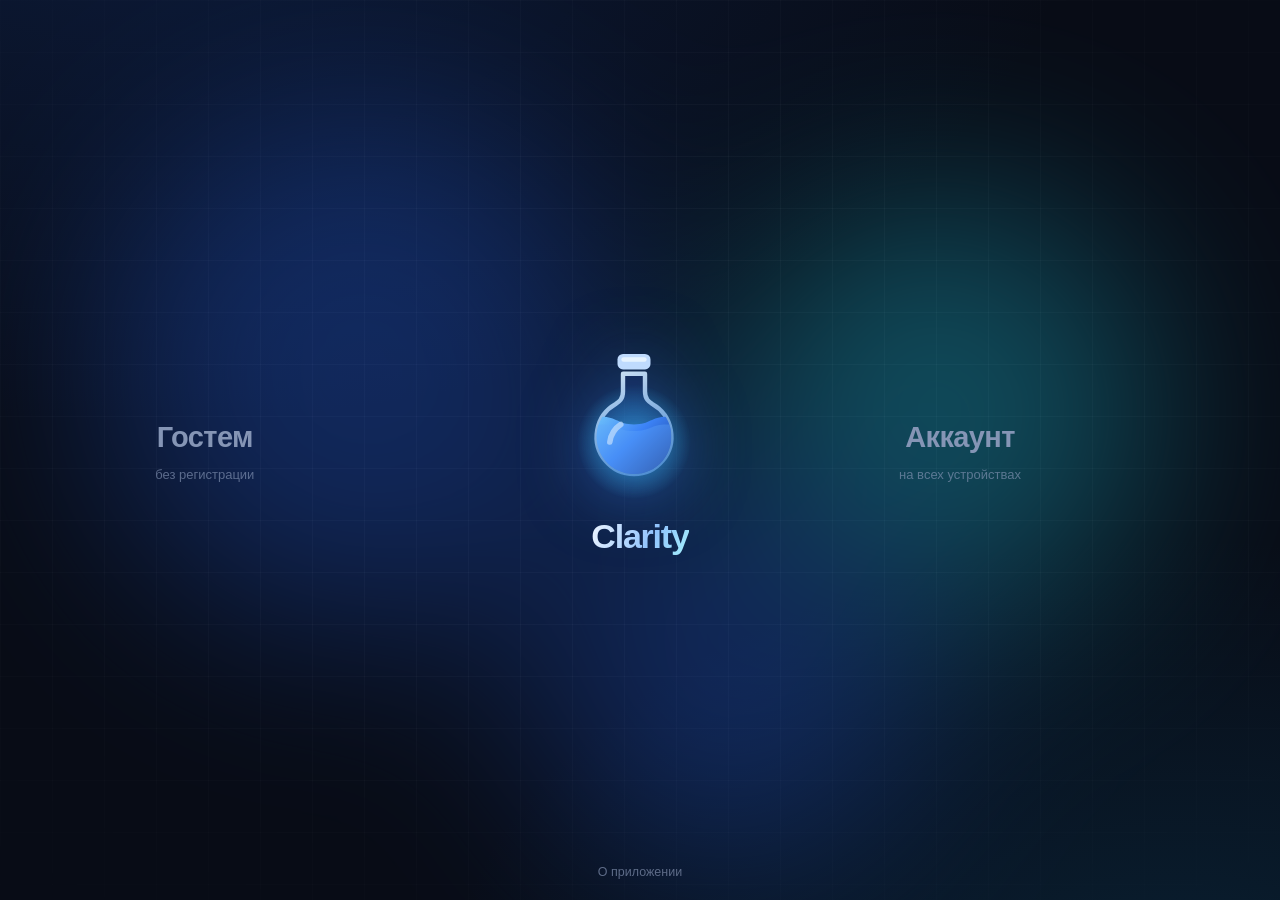
<file: index.html>
<!DOCTYPE html>
<html lang="ru">
<head>
<meta charset="utf-8">
<meta name="viewport" content="width=device-width,initial-scale=1">
<meta http-equiv="Cache-Control" content="no-cache, must-revalidate">
<title>Clarity — конспекты</title>
<link rel="icon" href="favicon.svg" type="image/svg+xml">
<link rel="apple-touch-icon" href="favicon.svg">
<meta name="theme-color" content="#080c16">
<meta name="description" content="Clarity — бесплатное приложение для учебных конспектов: папки по предметам, рисование от руки, карточки с интервальным повторением, тесты по конспектам и экспорт в PDF и Word.">
<link rel="canonical" href="https://clarityapp.ru/">
<meta property="og:type" content="website">
<meta property="og:site_name" content="Clarity">
<meta property="og:title" content="Clarity — конспекты, карточки и тесты">
<meta property="og:description" content="Конспекты по предметам, карточки с интервальным повторением, тесты и экспорт в PDF и Word.">
<meta property="og:url" content="https://clarityapp.ru/">
<meta property="og:image" content="https://clarityapp.ru/logo.svg">
<meta property="og:locale" content="ru_RU">
<link rel="stylesheet" href="style.css?v=35">
</head>
<body>

<!-- ЗАГРУЗКА -->
<div id="boot" class="boot">
  <svg class="boot-flask" viewBox="0 0 120 148" width="84" height="104">
    <defs>
      <linearGradient id="b-liq" x1="26" y1="58" x2="94" y2="126" gradientUnits="userSpaceOnUse">
        <stop stop-color="#7dd3fc"/><stop offset=".5" stop-color="#3b82f6"/><stop offset="1" stop-color="#1e3a8a"/>
      </linearGradient>
      <clipPath id="b-in">
        <path d="M50 34v16c0 7-3.4 9.4-6.8 11.6a34 34 0 1 0 33.6 0C73.4 59.4 70 57 70 50V34Z"/>
      </clipPath>
    </defs>
    <rect x="45" y="16" width="30" height="14" rx="5" fill="#bfdbfe"/>
    <path d="M50 34v16c0 7-3.4 9.4-6.8 11.6a34 34 0 1 0 33.6 0C73.4 59.4 70 57 70 50V34Z"
          fill="#1e3a8a" fill-opacity=".2" stroke="#93c5fd" stroke-width="4" stroke-linejoin="round"/>
    <g clip-path="url(#b-in)"><rect class="b-fill" x="20" y="140" width="80" height="120" fill="url(#b-liq)"/></g>
  </svg>
  <div class="boot-name">CLARITY</div>
</div>

<!-- ЭКРАН ВХОДА -->
<div id="auth" class="auth">
  <div class="blobs"><i></i><i></i><i></i></div>

  <!-- выбор: гостем или с аккаунтом -->
  <div id="gate" class="gate">
    <button class="half" data-go="guest">
      <span class="half-in"><b>Гостем</b><i>без регистрации</i></span>
    </button>
    <button class="half" data-go="account">
      <span class="half-in"><b>Аккаунт</b><i>на всех устройствах</i></span>
    </button>

    <div class="gate-mid">
      <svg class="flask" viewBox="0 0 120 148" width="132" height="163" aria-hidden="true">
        <defs>
          <linearGradient id="fl-liq" x1="26" y1="58" x2="94" y2="126" gradientUnits="userSpaceOnUse">
            <stop stop-color="#7dd3fc"/><stop offset=".5" stop-color="#3b82f6"/><stop offset="1" stop-color="#1e3a8a"/>
          </linearGradient>
          <linearGradient id="fl-gls" x1="40" y1="20" x2="86" y2="140" gradientUnits="userSpaceOnUse">
            <stop stop-color="#e0f2fe"/><stop offset="1" stop-color="#60a5fa" stop-opacity=".5"/>
          </linearGradient>
          <radialGradient id="fl-halo">
            <stop stop-color="#38bdf8" stop-opacity=".75"/><stop offset="1" stop-color="#38bdf8" stop-opacity="0"/>
          </radialGradient>
          <clipPath id="fl-in">
            <path d="M50 34v16c0 7-3.4 9.4-6.8 11.6a34 34 0 1 0 33.6 0C73.4 59.4 70 57 70 50V34Z"/>
          </clipPath>
        </defs>

        <circle class="halo" cx="60" cy="96" r="52" fill="url(#fl-halo)"/>

        <rect x="45" y="16" width="30" height="14" rx="5" fill="#bfdbfe"/>
        <rect x="48.5" y="19" width="23" height="4" rx="2" fill="#f0f9ff" opacity=".8"/>

        <path d="M50 34v16c0 7-3.4 9.4-6.8 11.6a34 34 0 1 0 33.6 0C73.4 59.4 70 57 70 50V34Z"
              fill="#1e3a8a" fill-opacity=".22" stroke="url(#fl-gls)" stroke-width="4" stroke-linejoin="round"/>

        <g clip-path="url(#fl-in)">
          <g class="wave">
            <path d="M-60 80c15 0 15-7 30-7s15 7 30 7 15-7 30-7 15 7 30 7 15-7 30-7 15 7 30 7v80H-60Z" fill="url(#fl-liq)"/>
          </g>
          <g class="wave wave2">
            <path d="M-60 86c15 0 15-6 30-6s15 6 30 6 15-6 30-6 15 6 30 6 15-6 30-6 15 6 30 6v80H-60Z" fill="#60a5fa" opacity=".35"/>
          </g>
          <circle class="bub b1" cx="48" cy="120" r="4"/>
          <circle class="bub b2" cx="66" cy="120" r="2.6"/>
          <circle class="bub b3" cx="58" cy="120" r="3.2"/>
          <circle class="bub b4" cx="74" cy="120" r="2"/>
        </g>

        <path d="M38 96a23 23 0 0 1 10-16" stroke="#f0f9ff" stroke-width="5" stroke-linecap="round" opacity=".5"/>

        <g class="sparks" fill="#bae6fd">
          <path class="sp s1" d="M99 44l2.2 5.8L107 52l-5.8 2.2L99 60l-2.2-5.8L91 52l5.8-2.2Z"/>
          <path class="sp s2" d="M20 62l1.6 4.4L26 68l-4.4 1.6L20 74l-1.6-4.4L14 68l4.4-1.6Z"/>
          <path class="sp s3" d="M92 116l1.3 3.5 3.5 1.3-3.5 1.3-1.3 3.5-1.3-3.5-3.5-1.3 3.5-1.3Z"/>
        </g>
      </svg>
      <h1>Clarity</h1>
    </div>
  </div>

  <!-- форма -->
  <div id="form" class="auth-card hidden">
    <button id="back" class="back">←</button>
    <div class="tabs">
      <button class="tab on" data-tab="login">Вход</button>
      <button class="tab" data-tab="reg">Регистрация</button>
      <span class="tab-ink"></span>
    </div>

    <div id="g-wrap" class="g-wrap hidden">
      <div id="g-btn"></div>
      <div class="or"><span>или почтой</span></div>
    </div>

    <label class="fld"><span>Почта</span>
      <input id="auth-login" type="email" autocomplete="email"></label>
    <label class="fld"><span>Пароль</span>
      <input id="auth-pass" type="password" autocomplete="current-password"></label>
    <button id="btn-login" class="primary wide">Войти</button>
    <button id="btn-register" class="primary wide hidden">Создать аккаунт</button>
    <div id="auth-err" class="err"></div>
    <p class="tiny">Продолжая, вы принимаете
      <a href="terms.html" target="_blank">пользовательское соглашение</a></p>
  </div>
  <a class="about-link" href="about.html">О приложении</a>
</div>

<!-- ПРИЛОЖЕНИЕ -->
<div id="app" class="app hidden">
  <aside class="sidebar">
    <div class="side-head">
      <span class="brand"><img src="logo.svg" alt="" width="18" height="18"><b>Clarity</b></span>
      <span id="who" class="who"></span>
      <button id="btn-logout" class="icon" title="Выйти">⏻</button>
    </div>
    <div class="views">
      <button id="v-notes" class="on">📓 Конспекты</button>
      <button id="v-study">🎓 Учить<span id="due-badge" class="badge hidden"></span></button>
      <button id="v-me">👤</button>
    </div>
    <input id="search" class="search" placeholder="Поиск…">
    <div id="tree" class="tree"></div>
    <button id="btn-import" class="add-folder">⬆ Импорт конспекта</button>
    <button id="btn-folder" class="add-folder">+ Предмет</button>
    <button id="btn-settings" class="add-folder ghost">⚙ Модель ИИ</button>
  </aside>

  <main class="main">
    <div id="empty" class="empty">
      <div class="empty-art">✎</div>
      <p>Выбери конспект слева или создай новый</p>
    </div>

    <!-- ПЕРВЫЙ ЗАПУСК -->
    <div id="welcome" class="welcome hidden">
      <div class="demo">
        <div class="demo-page">
          <div class="demo-title">Фотосинтез<span class="caret"></span></div>
          <div class="demo-line l1"></div>
          <div class="demo-line l2"></div>
          <div class="demo-word">хлоропласт</div>
          <div class="demo-line l3"></div>
        </div>
        <div class="demo-card">
          <span class="dc-term">хлоропласт</span>
          <span class="dc-def">органоид, где идёт фотосинтез</span>
        </div>
        <div class="demo-quiz">
          <span class="dq-q">Где идёт фотосинтез?</span>
          <span class="dq-a">в хлоропластах ✓</span>
        </div>
      </div>

      <h2>С чего начнём?</h2>
      <p class="wel-sub">Выбери предметы — для каждого появится своя папка</p>

      <div class="subjects">
        <button data-s="📐 Математика"></button>
        <button data-s="⚛️ Физика"></button>
        <button data-s="🧪 Химия"></button>
        <button data-s="🧬 Биология"></button>
        <button data-s="🏛 История"></button>
        <button data-s="⚖️ Обществознание"></button>
        <button data-s="✍️ Русский язык"></button>
        <button data-s="🇬🇧 Английский"></button>
        <button data-s="💻 Информатика"></button>
        <button data-s="📖 Литература"></button>
        <button data-s="🌍 География"></button>
        <button data-s="🎨 МХК"></button>
      </div>

      <div class="wel-acts">
        <button id="wel-skip">Пропустить</button>
        <button id="wel-go" class="primary" disabled>Создать</button>
      </div>
    </div>

    <div id="editor" class="editor hidden">
      <div class="toolbar">
        <input id="title" class="title" placeholder="Без названия">
        <div class="tools">
          <button data-cmd="bold" title="Жирный"><b>B</b></button>
          <button data-cmd="italic" title="Курсив"><i>I</i></button>
          <button data-cmd="underline" title="Подчёркнутый"><u>U</u></button>
          <button data-cmd="strikeThrough" title="Зачёркнутый"><s>S</s></button>
          <span class="sep"></span>
          <button data-block="h1">H1</button>
          <button data-block="h2">H2</button>
          <button data-cmd="insertUnorderedList" title="Маркированный список">•</button>
          <button data-cmd="insertOrderedList" title="Нумерованный список">1.</button>
          <button data-block="blockquote">❝</button>
          <button data-block="pre">&lt;/&gt;</button>
          <span class="sep"></span>
          <button id="btn-hl" title="Выделить">🖍</button>
          <button id="btn-table" title="Таблица">▦</button>
          <button id="btn-draw" title="Рисунок">✏️</button>
          <button id="btn-line" title="Разделитель">—</button>
          <button id="btn-file" title="Файл">📎</button>
          <button id="btn-exp" title="Экспорт в PDF или Word">⤓</button>
          <button id="btn-share" title="Поделиться ссылкой">🔗</button>
          <span class="sep"></span>
          <button id="btn-ai" class="ai-btn">✨ ИИ</button>
          <button id="btn-del" class="danger" title="Удалить">🗑</button>
        </div>
      </div>
      <div id="body" class="body" contenteditable="true" spellcheck="false"></div>
      <div id="files" class="files"></div>
      <div id="meta" class="meta"></div>
      <div id="saved" class="saved">сохранено</div>
    </div>

    <!-- ЭКРАН ПРЕДМЕТА -->
    <div id="subject" class="subject hidden"></div>

    <!-- ЛИЧНЫЙ КАБИНЕТ -->
    <div id="profile" class="study hidden"></div>

    <!-- УЧЁБА -->
    <div id="study" class="study hidden">
      <div class="st-tabs">
        <button class="st-tab on" data-st="cards">🎴 Карточки</button>
        <button class="st-tab" data-st="tests">📝 Тесты</button>
        <button class="st-tab" data-st="exam">🎓 Зачёт</button>
      </div>

      <div id="st-cards" class="st-pane">
        <div class="st-head">
          <select id="card-folder"></select>
          <span id="card-stat" class="st-stat"></span>
          <button id="card-all">Вся колода</button>
        </div>
        <div id="card-area"></div>
      </div>

      <div id="st-exam" class="st-pane hidden">
        <div class="st-head">
          <select id="ex-folder"></select>
          <button id="ex-tickets">Билеты</button>
          <button id="ex-start" class="primary">Начать</button>
        </div>
        <div id="ex-area"></div>
      </div>

      <div id="st-tests" class="st-pane hidden">
        <div class="st-head">
          <select id="test-src"></select>
          <select id="test-count">
            <option value="5">5 вопросов</option>
            <option value="10" selected>10 вопросов</option>
            <option value="15">15 вопросов</option>
          </select>
          <button id="test-gen" class="primary">Составить тест</button>
        </div>
        <div id="test-area"></div>
      </div>
    </div>
  </main>

  <!-- ИИ ПАНЕЛЬ -->
  <aside id="ai-panel" class="ai-panel hidden">
    <div class="ai-head">
      <b>✨ ИИ-ассистент</b>
      <button id="ai-close" class="icon">✕</button>
    </div>
    <div class="ai-actions">
      <button data-ai="structure">Структурировать</button>
      <button data-ai="improve">Улучшить текст</button>
      <button data-ai="table">Сделать таблицу</button>
      <button data-ai="summary">Краткий конспект</button>
      <button data-ai="questions">Вопросы для проверки</button>
      <button data-ai="terms">Выделить термины</button>
      <button id="ai-cards">🎴 Собрать карточки</button>
      <button id="ai-map">🕸 Схема</button>
    </div>
    <textarea id="ai-prompt" placeholder="Или свой запрос к конспекту…"></textarea>
    <button id="ai-run" class="primary wide">Выполнить</button>
    <div id="ai-out" class="ai-out"></div>
    <div id="ai-apply" class="ai-apply hidden">
      <button id="ai-replace">Заменить конспект</button>
      <button id="ai-append">Добавить в конец</button>
    </div>
  </aside>
</div>

<!-- РИСОВАЛКА -->
<div id="draw-modal" class="modal hidden">
  <div class="modal-box draw-box">
    <div class="draw-tools">
      <input type="color" id="pen-color" value="#e9e6ff">
      <input type="range" id="pen-size" min="1" max="30" value="3">
      <button id="pen-mode" class="active">✏️ Кисть</button>
      <button id="eraser-mode">◻︎ Ластик</button>
      <button id="draw-undo" title="Отменить (⌘Z)">↶</button>
      <button id="draw-clear">Очистить</button>
      <span class="grow"></span>
      <button id="draw-cancel">Отмена</button>
      <button id="draw-save" class="primary">Вставить</button>
    </div>
    <canvas id="canvas" width="1200" height="700"></canvas>
  </div>
</div>

<!-- НАСТРОЙКИ -->
<div id="set-modal" class="modal hidden">
  <div class="modal-box">
    <h3>Модель ИИ</h3>
    <select id="api-model">
      <optgroup label="Бесплатно">
        <option value="openai/gpt-oss-120b">gpt-oss-120b — по умолчанию</option>
        <option value="qwen/qwen3.8-27b">qwen3.8-27b</option>
        <option value="openai/gpt-oss-20b">gpt-oss-20b — быстрая</option>
      </optgroup>
      <optgroup label="Платные, умнее">
        <option value="or:google/gemini-2.5-flash">Gemini 2.5 Flash — дёшево</option>
        <option value="or:anthropic/claude-haiku-4.5">Claude Haiku 4.5</option>
        <option value="or:openai/gpt-5-mini">GPT-5 mini</option>
        <option value="or:anthropic/claude-sonnet-4.5">Claude Sonnet 4.5 — лучшее качество</option>
      </optgroup>
    </select>
    <p id="ai-spend" class="hint"></p>
    <div class="row">
      <button id="set-cancel">Отмена</button>
      <button id="set-save" class="primary">Сохранить</button>
    </div>
  </div>
</div>

<!-- ЭКСПОРТ -->
<div id="exp-modal" class="modal hidden">
  <div class="modal-box">
    <h3>Экспорт</h3>
    <div class="row-2">
      <label class="pick"><input type="radio" name="scope" value="note" checked><b>Этот конспект</b></label>
      <label class="pick"><input type="radio" name="scope" value="folder"><b>Весь предмет</b></label>
    </div>
    <label class="chk"><input type="checkbox" id="exp-toc" checked> Содержание в начале</label>
    <p class="warn">В окне печати сними галочку <b>«Колонтитулы»</b>.</p>
    <div class="row">
      <button id="exp-cancel">Отмена</button>
      <button id="exp-word">Word (.doc)</button>
      <button id="exp-pdf" class="primary">PDF</button>
    </div>
  </div>
</div>

<!-- ССЫЛКА -->
<div id="link-modal" class="modal hidden">
  <div class="modal-box">
    <h3 id="link-title">Ссылка готова</h3>
    <div class="link-row">
      <input id="link-url" readonly>
      <button id="link-copy" class="primary">Копировать</button>
    </div>
    <div id="link-groups" class="link-groups"></div>
    <div class="row"><button id="link-close">Закрыть</button></div>
  </div>
</div>

<!-- ЧУЖОЙ КОНСПЕКТ -->
<div id="guest-view" class="guest-view hidden"></div>

<!-- БИЛЕТЫ -->
<div id="tick-modal" class="modal hidden">
  <div class="modal-box wide-box">
    <h3>Билеты к зачёту</h3>
    <p class="hint">По одному вопросу в строке. Если оставить пусто, вопросы придумает ИИ по конспектам.</p>
    <textarea id="tick-text" placeholder="1. Понятие и признаки государства&#10;2. Формы правления&#10;3. Политические режимы"></textarea>
    <div class="row">
      <button id="tick-cancel">Отмена</button>
      <button id="tick-save" class="primary">Сохранить</button>
    </div>
  </div>
</div>

<!-- ИМПОРТ -->
<div id="imp-modal" class="modal hidden">
  <div class="modal-box wide-box">
    <h3>Импорт конспекта</h3>
    <p class="hint">Вставь текст из Заметок или перетащи файл .txt / .md — ИИ разложит по заголовкам и спискам.</p>
    <textarea id="imp-text" placeholder="Вставь сюда сырой текст…"></textarea>
    <div class="row-2">
      <label class="fld"><span>Предмет</span><select id="imp-folder"></select></label>
      <label class="fld"><span>Название</span><input id="imp-title" placeholder="определится само"></label>
    </div>
    <label class="chk"><input type="checkbox" id="imp-more"> Дополнить пояснениями и примерами</label>
    <label class="chk"><input type="checkbox" id="imp-map" checked> Нарисовать схему-паутинку</label>
    <div class="row">
      <button id="imp-cancel">Отмена</button>
      <button id="imp-go" class="primary">Оформить</button>
    </div>
  </div>
</div>

<!-- УНИВЕРСАЛЬНЫЙ ДИАЛОГ -->
<div id="ask-modal" class="modal hidden">
  <div class="modal-box small">
    <h3 id="ask-title"></h3>
    <input id="ask-input">
    <div id="ask-extra" class="row-2 hidden">
      <label>Столбцов <input id="ask-cols" type="number" value="3" min="1" max="12"></label>
      <label>Строк <input id="ask-rows" type="number" value="3" min="1" max="30"></label>
    </div>
    <div class="row">
      <button id="ask-no">Отмена</button>
      <button id="ask-yes" class="primary">Готово</button>
    </div>
  </div>
</div>

<div id="sel-pop" class="sel-pop hidden"><button id="sel-card">🎴 В колоду</button></div>

<button id="burger" class="burger hidden">☰</button>
<div id="scrim" class="scrim"></div>

<input type="file" id="file-input" multiple hidden>
<div id="toast" class="toast"></div>

<script src="app.js?v=35"></script>
</body>
</html>
</file>
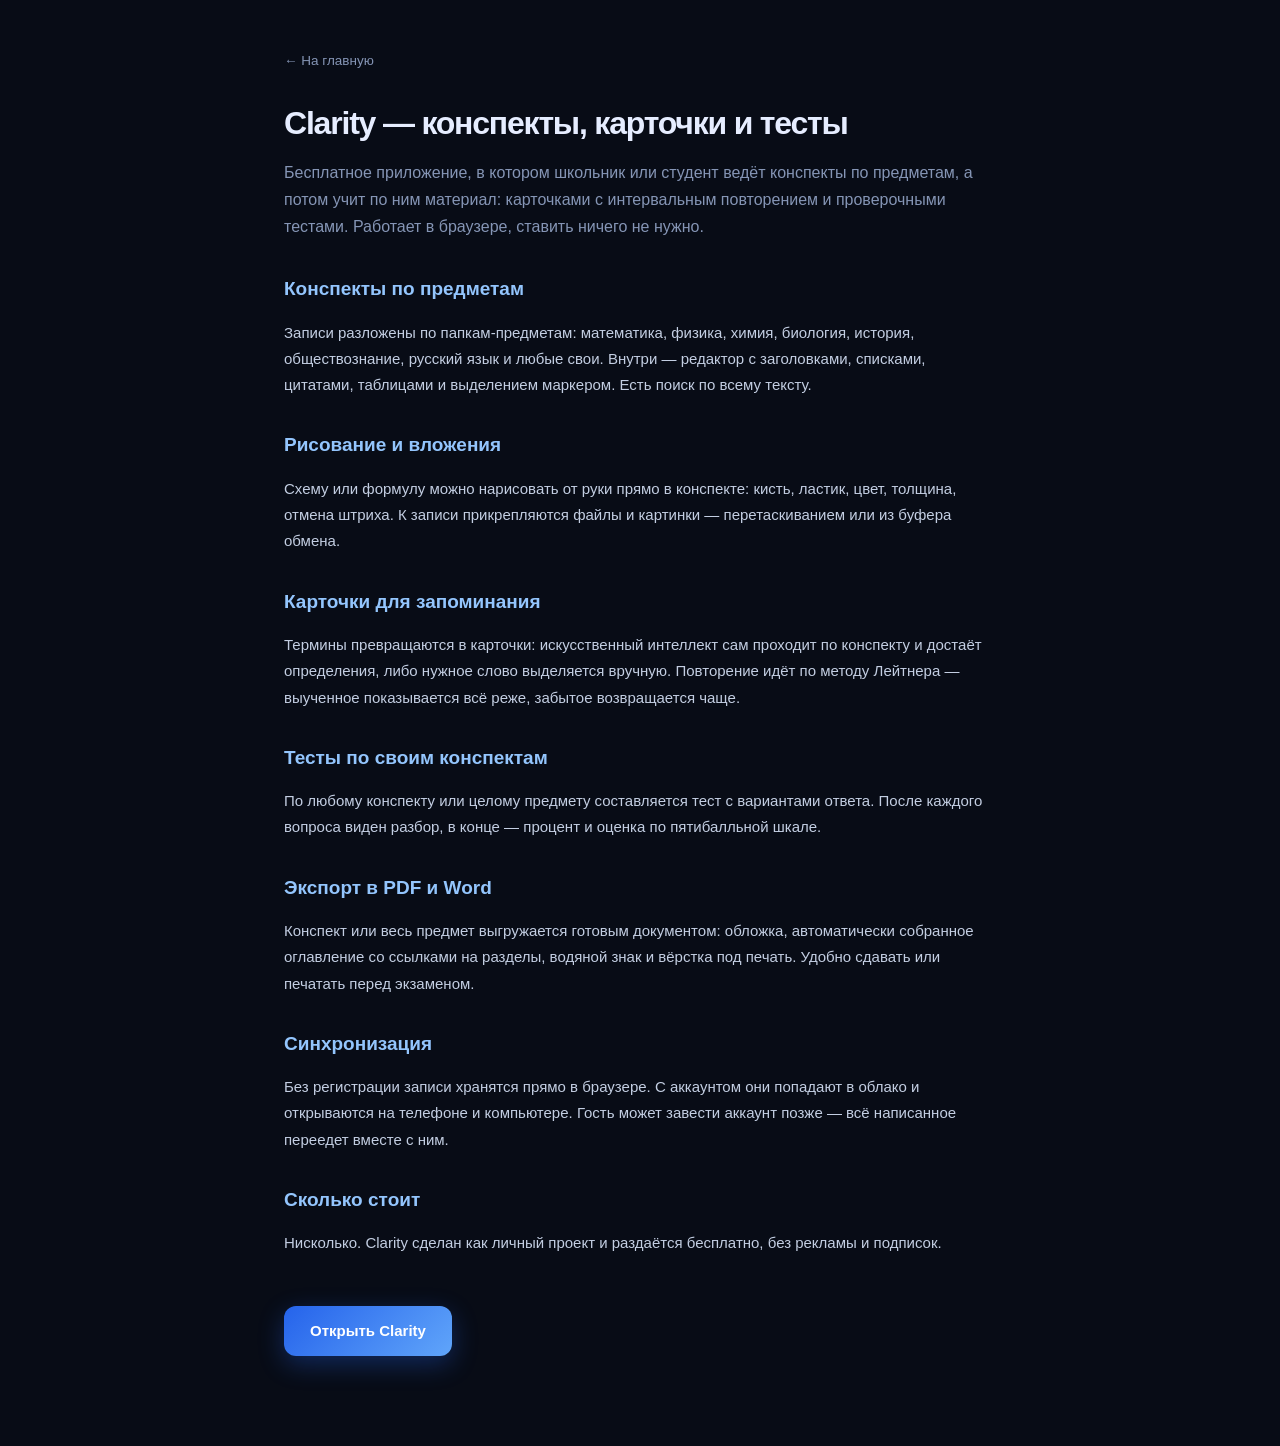
<file: about.html>
<!DOCTYPE html>
<html lang="ru">
<head>
<meta charset="utf-8">
<meta name="viewport" content="width=device-width,initial-scale=1">
<title>Clarity — приложение для конспектов, карточек и тестов</title>
<meta name="description" content="Clarity — бесплатное приложение для учебных конспектов: папки по предметам, рисование от руки, вложения, карточки для запоминания с интервальным повторением, тесты по конспектам и экспорт в PDF и Word.">
<link rel="canonical" href="https://clarityapp.ru/about.html">
<link rel="icon" href="favicon.svg" type="image/svg+xml">
<meta name="theme-color" content="#080c16">
<meta property="og:type" content="website">
<meta property="og:site_name" content="Clarity">
<meta property="og:title" content="Clarity — конспекты, карточки и тесты">
<meta property="og:description" content="Конспекты по предметам, карточки с интервальным повторением, тесты и экспорт в PDF и Word.">
<meta property="og:url" content="https://clarityapp.ru/about.html">
<meta property="og:image" content="https://clarityapp.ru/logo.svg">
<meta property="og:locale" content="ru_RU">
<link rel="stylesheet" href="style.css?v=30">
<style>
  body{overflow:auto}
  .doc{max-width:760px;margin:0 auto;padding:48px 24px 90px}
  .doc a.home{display:inline-flex;gap:8px;color:var(--dim);text-decoration:none;font-size:13.5px;margin-bottom:26px}
  .doc a.home:hover{color:var(--acc2)}
  .doc h1{font-size:32px;letter-spacing:-1.2px;margin:0 0 10px}
  .doc .lead{color:var(--dim);font-size:16px;line-height:1.7;margin:0 0 34px}
  .doc h2{font-size:19px;color:var(--acc2);margin:32px 0 8px}
  .doc p,.doc li{color:#c3cee2;line-height:1.75;font-size:15px}
  .doc ul{padding-left:20px}
  .doc li{margin:6px 0}
  .doc b{color:var(--txt)}
  .go{display:inline-block;margin-top:34px;padding:13px 26px;border-radius:12px;
    background:linear-gradient(135deg,#2563eb,#60a5fa);color:#fff;font-weight:600;
    text-decoration:none;box-shadow:0 8px 26px #2563eb55}
  .go:hover{filter:brightness(1.1)}
</style>
</head>
<body>
<div class="doc">
  <a class="home" href="/">← На главную</a>

  <h1>Clarity — конспекты, карточки и тесты</h1>
  <p class="lead">Бесплатное приложение, в котором школьник или студент ведёт конспекты по предметам,
    а потом учит по ним материал: карточками с интервальным повторением и проверочными тестами.
    Работает в браузере, ставить ничего не нужно.</p>

  <h2>Конспекты по предметам</h2>
  <p>Записи разложены по папкам-предметам: математика, физика, химия, биология, история,
    обществознание, русский язык и любые свои. Внутри — редактор с заголовками, списками,
    цитатами, таблицами и выделением маркером. Есть поиск по всему тексту.</p>

  <h2>Рисование и вложения</h2>
  <p>Схему или формулу можно нарисовать от руки прямо в конспекте: кисть, ластик, цвет, толщина,
    отмена штриха. К записи прикрепляются файлы и картинки — перетаскиванием или из буфера обмена.</p>

  <h2>Карточки для запоминания</h2>
  <p>Термины превращаются в карточки: искусственный интеллект сам проходит по конспекту и достаёт
    определения, либо нужное слово выделяется вручную. Повторение идёт по методу Лейтнера —
    выученное показывается всё реже, забытое возвращается чаще.</p>

  <h2>Тесты по своим конспектам</h2>
  <p>По любому конспекту или целому предмету составляется тест с вариантами ответа. После каждого
    вопроса виден разбор, в конце — процент и оценка по пятибалльной шкале.</p>

  <h2>Экспорт в PDF и Word</h2>
  <p>Конспект или весь предмет выгружается готовым документом: обложка, автоматически собранное
    оглавление со ссылками на разделы, водяной знак и вёрстка под печать. Удобно сдавать
    или печатать перед экзаменом.</p>

  <h2>Синхронизация</h2>
  <p>Без регистрации записи хранятся прямо в браузере. С аккаунтом они попадают в облако
    и открываются на телефоне и компьютере. Гость может завести аккаунт позже — всё написанное
    переедет вместе с ним.</p>

  <h2>Сколько стоит</h2>
  <p>Нисколько. Clarity сделан как личный проект и раздаётся бесплатно, без рекламы и подписок.</p>

  <a class="go" href="/">Открыть Clarity</a>
</div>

<script type="application/ld+json">
{
  "@context": "https://schema.org",
  "@type": "WebApplication",
  "name": "Clarity",
  "url": "https://clarityapp.ru/",
  "applicationCategory": "EducationalApplication",
  "operatingSystem": "Любая, работает в браузере",
  "inLanguage": "ru",
  "description": "Приложение для учебных конспектов: папки по предметам, рисование, карточки с интервальным повторением, тесты и экспорт в PDF и Word.",
  "offers": { "@type": "Offer", "price": "0", "priceCurrency": "RUB" }
}
</script>
</body>
</html>
</file>
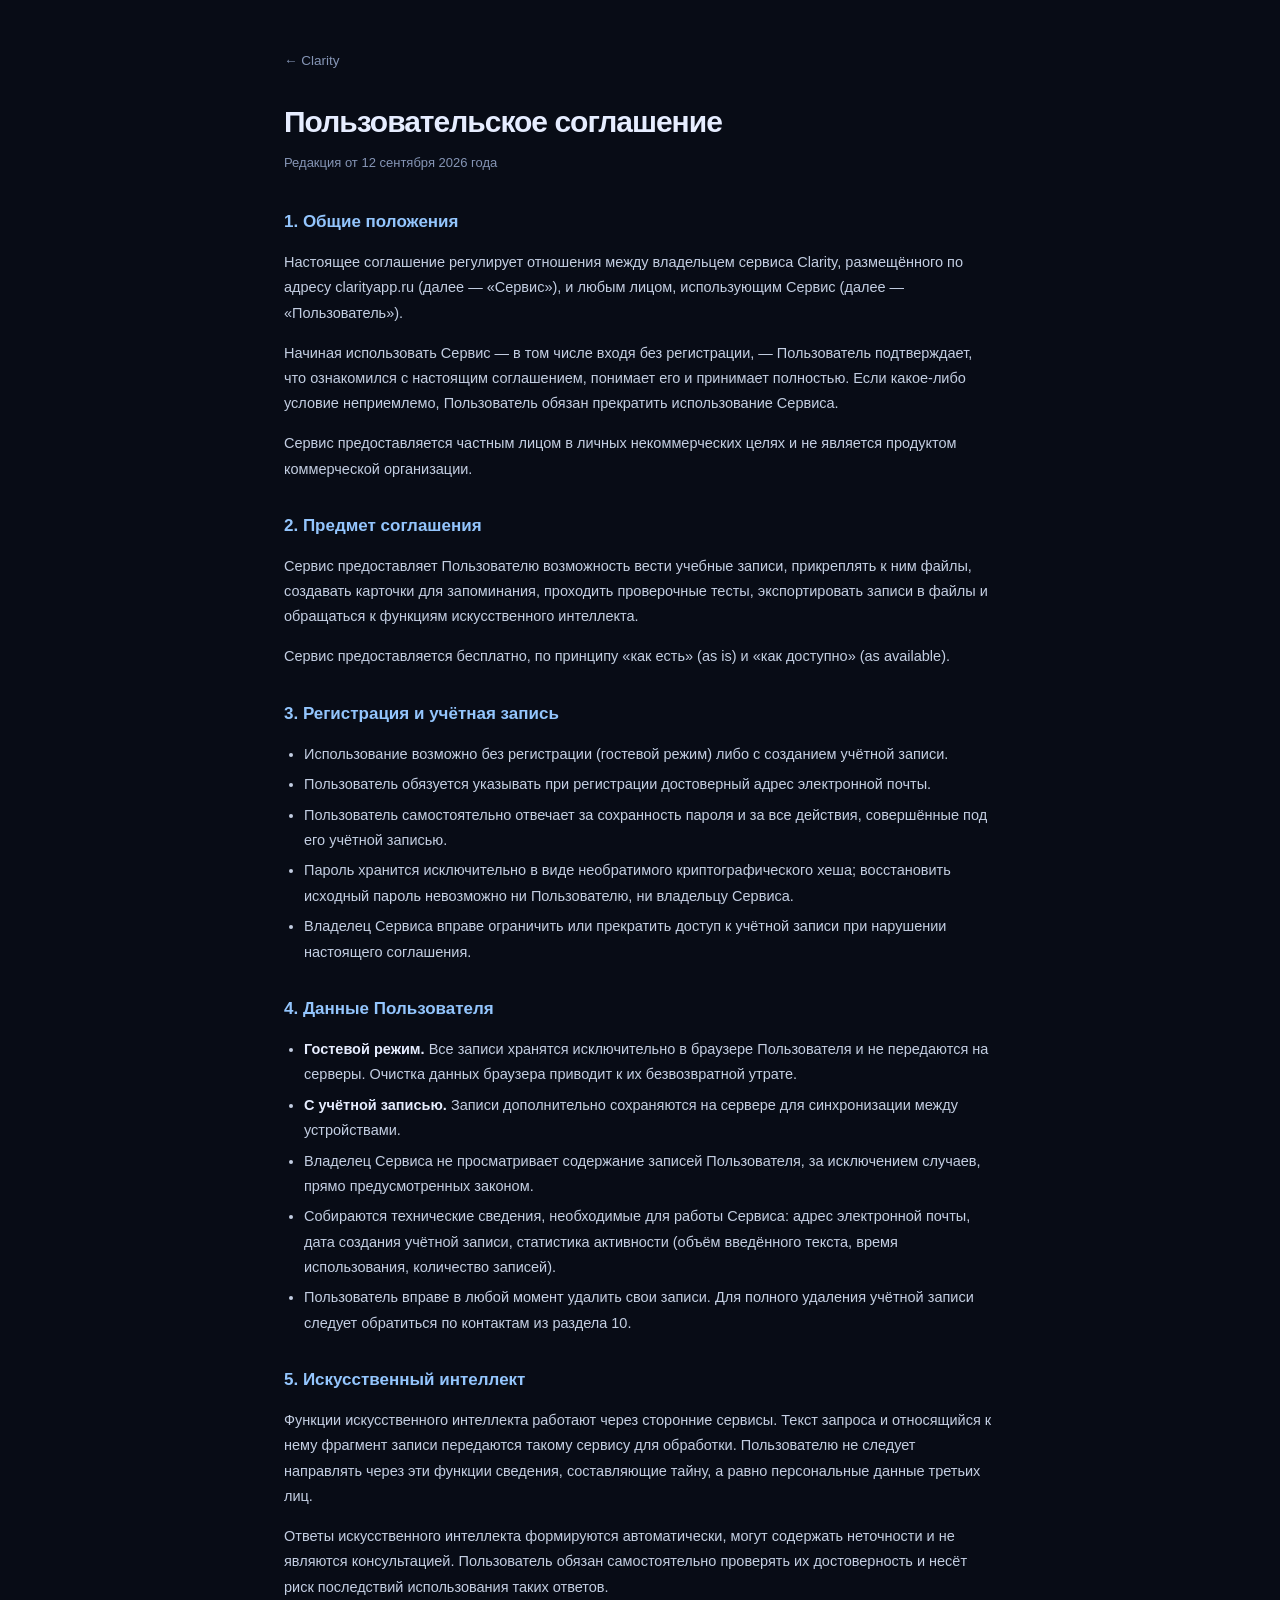
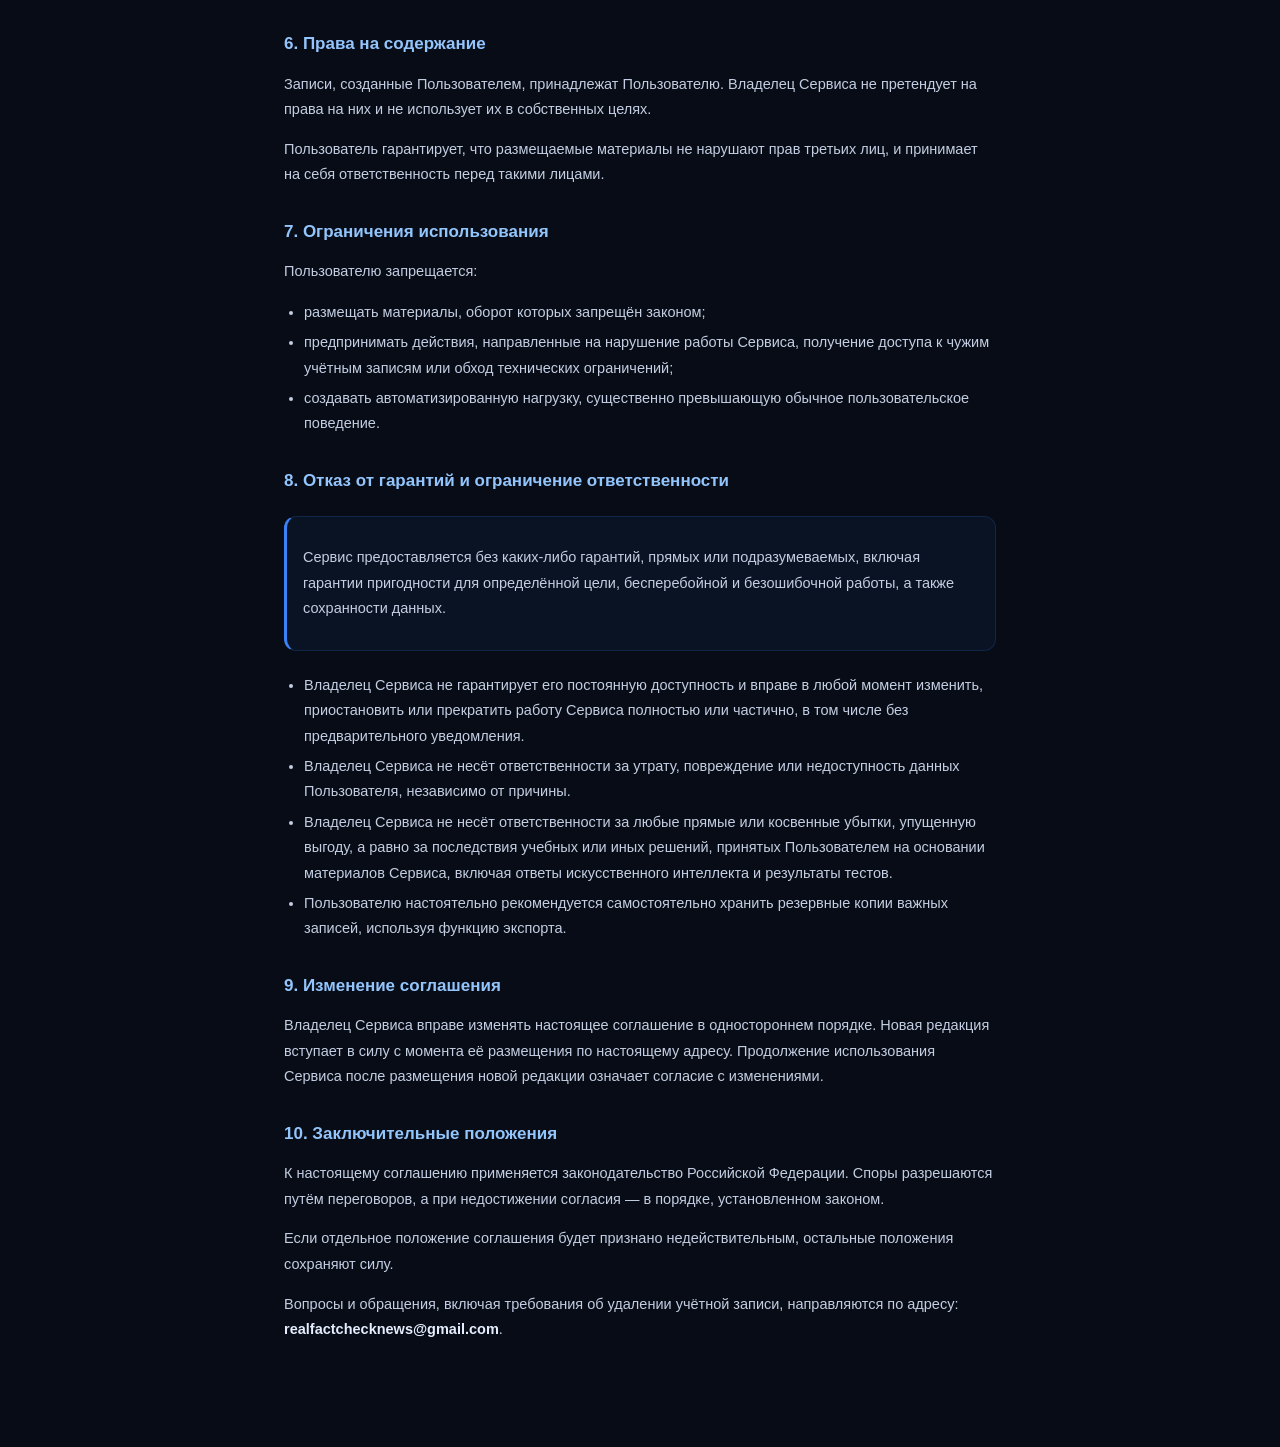
<file: terms.html>
<!DOCTYPE html>
<html lang="ru">
<head>
<meta charset="utf-8">
<meta name="viewport" content="width=device-width,initial-scale=1">
<title>Пользовательское соглашение — Clarity</title>
<link rel="icon" href="favicon.svg" type="image/svg+xml">
<meta name="theme-color" content="#080c16">
<link rel="stylesheet" href="style.css?v=24">
<style>
  body{overflow:auto}
  .doc{max-width:760px;margin:0 auto;padding:48px 24px 90px}
  .doc a.home{display:inline-flex;align-items:center;gap:8px;color:var(--dim);
    text-decoration:none;font-size:13.5px;margin-bottom:26px}
  .doc a.home:hover{color:var(--acc2)}
  .doc h1{font-size:30px;letter-spacing:-1px;margin:0 0 6px}
  .doc .upd{color:var(--dim);font-size:13px;margin:0 0 34px}
  .doc h2{font-size:17px;color:var(--acc2);margin:30px 0 8px}
  .doc p,.doc li{color:#c3cee2;line-height:1.75;font-size:14.5px}
  .doc ul{padding-left:20px}
  .doc li{margin:5px 0}
  .doc b{color:var(--txt)}
  .doc .note{background:#3b82f60f;border:1px solid #3b82f62e;border-left:3px solid var(--acc);
    border-radius:12px;padding:14px 16px;margin:22px 0}
</style>
</head>
<body>
<div class="doc">
  <a class="home" href="/">← Clarity</a>

  <h1>Пользовательское соглашение</h1>
  <p class="upd">Редакция от 12 сентября 2026 года</p>

  <h2>1. Общие положения</h2>
  <p>Настоящее соглашение регулирует отношения между владельцем сервиса Clarity, размещённого по адресу
    clarityapp.ru (далее — «Сервис»), и любым лицом, использующим Сервис (далее — «Пользователь»).</p>
  <p>Начиная использовать Сервис — в том числе входя без регистрации, — Пользователь подтверждает,
    что ознакомился с настоящим соглашением, понимает его и принимает полностью. Если какое-либо
    условие неприемлемо, Пользователь обязан прекратить использование Сервиса.</p>
  <p>Сервис предоставляется частным лицом в личных некоммерческих целях и не является продуктом
    коммерческой организации.</p>

  <h2>2. Предмет соглашения</h2>
  <p>Сервис предоставляет Пользователю возможность вести учебные записи, прикреплять к ним файлы,
    создавать карточки для запоминания, проходить проверочные тесты, экспортировать записи в файлы
    и обращаться к функциям искусственного интеллекта.</p>
  <p>Сервис предоставляется бесплатно, по принципу «как есть» (as is) и «как доступно» (as available).</p>

  <h2>3. Регистрация и учётная запись</h2>
  <ul>
    <li>Использование возможно без регистрации (гостевой режим) либо с созданием учётной записи.</li>
    <li>Пользователь обязуется указывать при регистрации достоверный адрес электронной почты.</li>
    <li>Пользователь самостоятельно отвечает за сохранность пароля и за все действия, совершённые
      под его учётной записью.</li>
    <li>Пароль хранится исключительно в виде необратимого криптографического хеша; восстановить
      исходный пароль невозможно ни Пользователю, ни владельцу Сервиса.</li>
    <li>Владелец Сервиса вправе ограничить или прекратить доступ к учётной записи при нарушении
      настоящего соглашения.</li>
  </ul>

  <h2>4. Данные Пользователя</h2>
  <ul>
    <li><b>Гостевой режим.</b> Все записи хранятся исключительно в браузере Пользователя и не
      передаются на серверы. Очистка данных браузера приводит к их безвозвратной утрате.</li>
    <li><b>С учётной записью.</b> Записи дополнительно сохраняются на сервере для синхронизации
      между устройствами.</li>
    <li>Владелец Сервиса не просматривает содержание записей Пользователя, за исключением случаев,
      прямо предусмотренных законом.</li>
    <li>Собираются технические сведения, необходимые для работы Сервиса: адрес электронной почты,
      дата создания учётной записи, статистика активности (объём введённого текста,
      время использования, количество записей).</li>
    <li>Пользователь вправе в любой момент удалить свои записи. Для полного удаления учётной записи
      следует обратиться по контактам из раздела 10.</li>
  </ul>

  <h2>5. Искусственный интеллект</h2>
  <p>Функции искусственного интеллекта работают через сторонние сервисы. Текст запроса и относящийся
    к нему фрагмент записи передаются такому сервису для обработки. Пользователю не следует
    направлять через эти функции сведения, составляющие тайну, а равно персональные данные третьих лиц.</p>
  <p>Ответы искусственного интеллекта формируются автоматически, могут содержать неточности
    и не являются консультацией. Пользователь обязан самостоятельно проверять их достоверность
    и несёт риск последствий использования таких ответов.</p>

  <h2>6. Права на содержание</h2>
  <p>Записи, созданные Пользователем, принадлежат Пользователю. Владелец Сервиса не претендует
    на права на них и не использует их в собственных целях.</p>
  <p>Пользователь гарантирует, что размещаемые материалы не нарушают прав третьих лиц, и принимает
    на себя ответственность перед такими лицами.</p>

  <h2>7. Ограничения использования</h2>
  <p>Пользователю запрещается:</p>
  <ul>
    <li>размещать материалы, оборот которых запрещён законом;</li>
    <li>предпринимать действия, направленные на нарушение работы Сервиса, получение доступа
      к чужим учётным записям или обход технических ограничений;</li>
    <li>создавать автоматизированную нагрузку, существенно превышающую обычное пользовательское
      поведение.</li>
  </ul>

  <h2>8. Отказ от гарантий и ограничение ответственности</h2>
  <div class="note">
    <p>Сервис предоставляется без каких-либо гарантий, прямых или подразумеваемых, включая гарантии
      пригодности для определённой цели, бесперебойной и безошибочной работы, а также сохранности данных.</p>
  </div>
  <ul>
    <li>Владелец Сервиса не гарантирует его постоянную доступность и вправе в любой момент изменить,
      приостановить или прекратить работу Сервиса полностью или частично, в том числе без
      предварительного уведомления.</li>
    <li>Владелец Сервиса не несёт ответственности за утрату, повреждение или недоступность данных
      Пользователя, независимо от причины.</li>
    <li>Владелец Сервиса не несёт ответственности за любые прямые или косвенные убытки, упущенную
      выгоду, а равно за последствия учебных или иных решений, принятых Пользователем на основании
      материалов Сервиса, включая ответы искусственного интеллекта и результаты тестов.</li>
    <li>Пользователю настоятельно рекомендуется самостоятельно хранить резервные копии важных
      записей, используя функцию экспорта.</li>
  </ul>

  <h2>9. Изменение соглашения</h2>
  <p>Владелец Сервиса вправе изменять настоящее соглашение в одностороннем порядке. Новая редакция
    вступает в силу с момента её размещения по настоящему адресу. Продолжение использования Сервиса
    после размещения новой редакции означает согласие с изменениями.</p>

  <h2>10. Заключительные положения</h2>
  <p>К настоящему соглашению применяется законодательство Российской Федерации. Споры разрешаются
    путём переговоров, а при недостижении согласия — в порядке, установленном законом.</p>
  <p>Если отдельное положение соглашения будет признано недействительным, остальные положения
    сохраняют силу.</p>
  <p>Вопросы и обращения, включая требования об удалении учётной записи, направляются по адресу:
    <b>realfactchecknews@gmail.com</b>.</p>
</div>
</body>
</html>
</file>
<file: style.css>
:root{
  --bg:#080c16; --bg2:#0d1220; --panel:#121a2b; --line:#22304a;
  --txt:#e6edff; --dim:#8595b5; --acc:#3b82f6; --acc2:#93c5fd;
  --ok:#34d399; --danger:#f87171;
  --ease:cubic-bezier(.2,.8,.25,1);
  --shadow:0 20px 60px #0008;
}
*{box-sizing:border-box}
html,body{height:100%}
body{
  margin:0;background:var(--bg);color:var(--txt);
  font:15px/1.6 -apple-system,BlinkMacSystemFont,"Segoe UI",Inter,sans-serif;
  overflow:hidden;-webkit-font-smoothing:antialiased;
}
::selection{background:#3b82f655}
::-webkit-scrollbar{width:9px;height:9px}
::-webkit-scrollbar-thumb{background:#ffffff14;border-radius:9px;border:2px solid transparent;background-clip:content-box}
::-webkit-scrollbar-thumb:hover{background:#ffffff28;background-clip:content-box}
::-webkit-scrollbar-track{background:transparent}

button{font:inherit;cursor:pointer;border:1px solid var(--line);background:var(--panel);
  color:var(--txt);border-radius:10px;padding:7px 12px;
  transition:background .2s var(--ease),border-color .2s var(--ease),
             transform .15s var(--ease),color .2s,box-shadow .2s}
button:hover{border-color:#3b82f688;background:#172033;transform:translateY(-1px)}
button:active{transform:translateY(0) scale(.97)}
button:focus-visible{outline:none;box-shadow:0 0 0 3px #3b82f644}
button.primary{background:linear-gradient(135deg,#2563eb,#60a5fa);border-color:transparent;
  color:#fff;font-weight:600;box-shadow:0 6px 20px #2563eb44}
button.primary:hover{filter:brightness(1.1);box-shadow:0 10px 28px #2563eb66}
button.danger:hover{border-color:var(--danger);color:var(--danger);background:#f8717118}
button.icon{border:none;background:none;padding:3px 6px;color:var(--dim);border-radius:8px}
button.icon:hover{color:var(--txt);background:#ffffff14;transform:none}
input,textarea,select{font:inherit;background:#0a1020;border:1px solid var(--line);
  color:var(--txt);border-radius:10px;padding:10px 12px;outline:none;width:100%;
  transition:border-color .2s,box-shadow .2s,background .2s}
input:focus,textarea:focus,select:focus{border-color:var(--acc);box-shadow:0 0 0 3px #3b82f626;background:#0f0f1a}
.hidden{display:none!important}
.grow{flex:1}

/* ---------- ВХОД ---------- */
.auth{position:fixed;inset:0;z-index:60;display:flex;overflow:hidden;
  background:
    radial-gradient(1500px 900px at 12% -15%,#12306e66,transparent 62%),
    radial-gradient(1200px 800px at 92% 115%,#0c4a6e55,transparent 62%),
    var(--bg);
  transition:opacity .4s var(--ease),transform .4s var(--ease)}
.auth:before{content:"";position:absolute;inset:0;pointer-events:none;
  background-image:linear-gradient(#ffffff08 1px,transparent 1px),
                   linear-gradient(90deg,#ffffff08 1px,transparent 1px);
  background-size:52px 52px;
  mask:radial-gradient(85% 75% at 50% 45%,#000 35%,transparent 100%);
  -webkit-mask:radial-gradient(85% 75% at 50% 45%,#000 35%,transparent 100%)}
.auth.gone{opacity:0;transform:scale(1.05);pointer-events:none}

.blobs{position:fixed;inset:0;filter:blur(100px);opacity:.32;pointer-events:none}
.blobs i{position:absolute;border-radius:50%;display:block}
.blobs i:nth-child(1){width:520px;height:520px;background:#2563eb;left:8%;top:12%;
  animation:drift 19s ease-in-out infinite}
.blobs i:nth-child(2){width:430px;height:430px;background:#22d3ee;right:10%;top:22%;
  animation:drift 23s ease-in-out infinite reverse}
.blobs i:nth-child(3){width:380px;height:380px;background:#2563eb;left:42%;bottom:4%;
  animation:drift 27s ease-in-out infinite}
@keyframes drift{33%{transform:translate(70px,-50px) scale(1.15)}
  66%{transform:translate(-60px,40px) scale(.9)}}

/* две половины экрана */
.gate{position:relative;display:flex;width:100%;animation:fade .5s var(--ease)}
.gate.leaving{opacity:0;transform:scale(.97);transition:.35s var(--ease)}
.half{flex:1;border:none;border-radius:0;background:none;color:var(--dim);
  display:flex;align-items:center;justify-content:center;padding:0;
  transition:flex .45s var(--ease),background .35s,color .35s}
.half:hover{flex:1.35;background:#3b82f60f;color:var(--txt);transform:none}
.half:first-child:hover{box-shadow:inset 60px 0 90px -60px #3b82f6aa}
.half:last-child:hover{box-shadow:inset -60px 0 90px -60px #3b82f6aa}
.half:active{transform:none}
.half-in{display:flex;flex-direction:column;gap:5px;transition:transform .35s var(--ease)}
.half:first-child .half-in{transform:translateX(-9vw)}
.half:last-child .half-in{transform:translateX(9vw)}
.half b{font-size:29px;font-weight:600;letter-spacing:-.6px}
.half i{font-style:normal;font-size:13px;opacity:.65}
.half:hover .half-in{transform:translateX(0) scale(1.04)}

.gate-mid{position:absolute;left:50%;top:50%;transform:translate(-50%,-50%);
  display:flex;flex-direction:column;align-items:center;pointer-events:none;z-index:2}
.gate-mid h1{margin:6px 0 0;font-size:34px;letter-spacing:-1.2px;
  background:linear-gradient(120deg,#fff,#93c5fd 60%,#a5f3fc);
  -webkit-background-clip:text;background-clip:text;color:transparent}
.flask{display:block;overflow:visible;animation:bob 4.5s ease-in-out infinite;
  filter:drop-shadow(0 8px 34px #3b82f6aa)}
@keyframes bob{50%{transform:translateY(-9px) rotate(-4deg)}}
.flask .halo{animation:halo 4s ease-in-out infinite;transform-origin:60px 96px}
@keyframes halo{0%,100%{opacity:.5;transform:scale(.9)}50%{opacity:1;transform:scale(1.1)}}
.flask .wave{animation:swim 5s linear infinite}
.flask .wave2{animation-duration:7s;animation-direction:reverse}
@keyframes swim{to{transform:translateX(60px)}}
.flask .bub{fill:#e0f2fe;opacity:0;animation:rise2 3.4s ease-in infinite}
.flask .b1{animation-delay:.2s}
.flask .b2{animation-delay:1.3s;animation-duration:4s}
.flask .b3{animation-delay:2.1s;animation-duration:3s}
.flask .b4{animation-delay:2.9s;animation-duration:4.4s}
@keyframes rise2{0%{opacity:0;transform:translateY(0) scale(.6)}15%{opacity:.75}
  80%{opacity:.5}100%{opacity:0;transform:translateY(-46px) scale(1.15)}}
.flask .sp{opacity:0;animation:twinkle 3.6s ease-in-out infinite}
.flask .s2{animation-delay:1.2s}
.flask .s3{animation-delay:2.3s}
@keyframes twinkle{0%,100%{opacity:0;transform:scale(.4)}50%{opacity:.9;transform:scale(1)}}

/* форма */
.auth-card{position:absolute;left:50%;top:50%;transform:translate(-50%,-50%);
  width:min(340px,92vw);padding:24px;border-radius:24px;
  background:#121a2bdd;backdrop-filter:blur(18px);border:1px solid #ffffff14;
  box-shadow:0 30px 90px #000a,0 0 70px #1d4ed82e;
  animation:rise .45s var(--ease)}
.back{position:absolute;left:14px;top:14px;border:none;background:none;color:var(--dim);
  font-size:17px;padding:4px 8px}
.back:hover{background:none;color:var(--txt);transform:translateX(-2px)}
.tabs{position:relative;display:flex;background:#0a1020;border:1px solid var(--line);
  border-radius:12px;padding:3px;margin:14px 0 16px}
.tab{flex:1;border:none;background:none;color:var(--dim);font-size:14px;padding:8px;
  border-radius:9px;z-index:1}
.tab:hover{background:none;color:var(--txt);transform:none}
.tab.on{color:#fff;font-weight:600}
.tab-ink{position:absolute;top:3px;bottom:3px;left:3px;width:calc(50% - 3px);border-radius:9px;
  background:linear-gradient(135deg,#2563eb,#60a5fa);box-shadow:0 4px 18px #2563ebaa;
  transition:transform .3s var(--ease)}
.tabs.reg .tab-ink{transform:translateX(100%)}
.fld{display:block;margin-bottom:12px}
.fld span{display:block;font-size:11.5px;color:var(--dim);margin-bottom:5px;
  text-transform:uppercase;letter-spacing:.7px}
.wide{width:100%}
.err{color:var(--danger);font-size:13px;min-height:19px;margin-top:9px;text-align:center}
.shake{animation:shake .4s}
@keyframes shake{25%{transform:translateX(-6px)}50%{transform:translateX(6px)}75%{transform:translateX(-3px)}}
.or{display:flex;align-items:center;gap:10px;color:var(--dim);font-size:12px;margin:4px 0 10px}
.or:before,.or:after{content:"";flex:1;height:1px;background:var(--line)}
.g-wrap{margin-bottom:4px}
#g-btn{display:flex;justify-content:center}
.auth-card button:disabled{opacity:.55;cursor:default}
@keyframes rise{from{opacity:0;transform:translate(-50%,-46%) scale(.96)}}
@keyframes fade{from{opacity:0}}

@media(max-width:760px){
  .gate{flex-direction:column}
  .half:first-child .half-in{transform:translateY(-14vh)}
  .half:last-child .half-in{transform:translateY(14vh)}
  .half:hover .half-in{transform:none}
  .half b{font-size:24px}
  .gate-mid h1{font-size:28px}
  .flask{width:104px;height:128px}
}

/* ---------- КАРКАС ---------- */
.app{display:flex;height:100vh;animation:fade .45s var(--ease)}
.sidebar{width:272px;flex:none;background:var(--bg2);border-right:1px solid var(--line);
  display:flex;flex-direction:column;padding:12px;z-index:20}
.side-head{display:flex;align-items:center;gap:8px;padding:2px 6px 12px}
.brand{display:flex;align-items:center;gap:7px;font-size:15px;letter-spacing:-.3px}
.brand b{background:linear-gradient(120deg,#e6edff,#93c5fd);-webkit-background-clip:text;
  background-clip:text;color:transparent}
.who{flex:1;text-align:right;font-size:12.5px;color:var(--dim);overflow:hidden;
  text-overflow:ellipsis;white-space:nowrap}
.search{margin-bottom:10px;padding:8px 11px;font-size:14px}
.tree{flex:1;overflow:auto;margin:0 -6px;padding:0 2px}
.tree-hint{color:var(--dim);font-size:13px;text-align:center;padding:26px 10px;line-height:1.8}
.add-folder{margin-top:8px;width:100%}
.add-folder.ghost{color:var(--dim);font-size:13px}

/* дерево */
.folder{margin:2px 0;animation:slide .32s var(--ease) both}
@keyframes slide{from{opacity:0;transform:translateX(-10px)}}
.f-row{display:flex;align-items:center;gap:7px;padding:7px 8px;border-radius:10px;
  cursor:pointer;transition:background .18s}
.f-row:hover{background:#ffffff0c}
.f-row .arw{transition:transform .25s var(--ease);color:var(--dim);font-size:10px}
.folder.open .f-row .arw{transform:rotate(90deg)}
.f-name{flex:1;overflow:hidden;text-overflow:ellipsis;white-space:nowrap;font-weight:500}
.count{font-size:11px;color:var(--dim);background:#ffffff0d;border-radius:20px;padding:1px 7px}
.f-row:hover .count{opacity:0;width:0;padding:0;overflow:hidden}
.f-act{display:flex;gap:1px;opacity:0;transform:translateX(6px);
  transition:opacity .2s,transform .2s var(--ease)}
.f-row:hover .f-act,.note:hover .f-act{opacity:1;transform:none}
.notes{max-height:0;overflow:hidden;opacity:0;
  transition:max-height .32s var(--ease),opacity .25s}
.folder.open .notes{max-height:3000px;opacity:1}
.note{display:flex;align-items:center;gap:7px;padding:6px 8px 6px 24px;border-radius:10px;
  cursor:pointer;color:var(--dim);font-size:14px;position:relative;
  animation:slide .3s var(--ease) both;transition:background .18s,color .18s}
.note:hover{background:#ffffff0c;color:var(--txt)}
.note .ico{font-size:12px;opacity:.7}
.note.active{background:linear-gradient(90deg,#3b82f62e,transparent);color:var(--txt)}
.note.active:before{content:"";position:absolute;left:8px;top:20%;bottom:20%;width:2px;
  background:var(--acc);border-radius:2px;animation:grow .3s var(--ease)}
@keyframes grow{from{transform:scaleY(0)}}
.n-name{flex:1;overflow:hidden;text-overflow:ellipsis;white-space:nowrap}

/* ---------- РЕДАКТОР ---------- */
.main{flex:1;overflow:auto;position:relative;scroll-behavior:smooth}
.empty{height:100%;display:grid;place-content:center;justify-items:center;color:var(--dim);gap:10px}
.empty-art{font-size:64px;opacity:.3;animation:float 4.5s ease-in-out infinite}
@keyframes float{50%{transform:translateY(-12px) rotate(-4deg)}}
.editor{max-width:880px;margin:0 auto;padding:26px 40px 140px}
.editor.in{animation:enter .4s var(--ease)}
@keyframes enter{from{opacity:0;transform:translateY(14px)}}
.title{border:none;background:none;font-size:34px;font-weight:700;padding:0;
  letter-spacing:-.9px;margin-bottom:10px}
.title:focus{box-shadow:none;background:none}
.toolbar{position:sticky;top:0;background:linear-gradient(var(--bg) 78%,transparent);
  padding-top:14px;z-index:5}
.tools{display:flex;flex-wrap:wrap;gap:4px;padding:8px 0 12px;border-bottom:1px solid var(--line)}
.tools button{padding:5px 10px;font-size:13px;border-color:transparent;background:#ffffff08}
.tools button.on{background:#3b82f633;border-color:#3b82f677;color:var(--acc2)}
.tools .sep{width:1px;background:var(--line);margin:3px 5px}
.ai-btn{background:linear-gradient(135deg,#2563eb,#22d3ee)!important;color:#fff;font-weight:600;
  box-shadow:0 4px 16px #0891b244}
.ai-btn:hover{filter:brightness(1.12)}
.body{min-height:52vh;padding:18px 0;outline:none;font-size:16.5px;line-height:1.78;
  border-radius:14px;transition:box-shadow .2s,background .2s}
.body.drop{box-shadow:0 0 0 2px var(--acc) inset;background:#3b82f610}
.body h1{font-size:28px;margin:24px 0 8px;letter-spacing:-.5px}
.body h2{font-size:22px;margin:20px 0 6px;color:var(--acc2)}
.body blockquote{border-left:3px solid var(--acc);margin:14px 0;padding:4px 16px;color:var(--acc2);
  background:#3b82f60d;border-radius:0 10px 10px 0}
.body pre{background:#0a1020;border:1px solid var(--line);border-radius:12px;padding:13px 15px;
  overflow:auto;font-family:ui-monospace,Menlo,monospace;font-size:14px}
.body hr{border:none;height:1px;background:linear-gradient(90deg,transparent,var(--line),transparent);
  margin:26px 0}
.body table{border-collapse:separate;border-spacing:0;width:100%;margin:16px 0;
  border:1px solid var(--line);border-radius:12px;overflow:hidden}
.body td,.body th{border-bottom:1px solid var(--line);border-right:1px solid var(--line);padding:9px 11px}
.body tr:last-child td{border-bottom:none}
.body td:last-child,.body th:last-child{border-right:none}
.body th{background:#ffffff0a;font-weight:600}
.body tbody tr{transition:background .15s}
.body tbody tr:hover{background:#ffffff06}
.body img{max-width:100%;border-radius:14px;border:1px solid var(--line);margin:10px 0;
  display:block;transition:transform .25s var(--ease),border-color .25s,box-shadow .25s}
.body img:hover{transform:scale(1.008);border-color:#3b82f688;box-shadow:0 12px 40px #0007}
.body ul,.body ol{padding-left:24px}
.body li{margin:3px 0}
.body a{color:var(--acc2)}

.files{display:flex;flex-wrap:wrap;gap:8px;margin-top:22px}
.file{display:flex;align-items:center;gap:9px;background:var(--panel);border:1px solid var(--line);
  border-radius:12px;padding:8px 13px;font-size:13px;animation:rise .3s var(--ease);
  transition:border-color .2s,transform .2s var(--ease),opacity .18s}
.file:hover{border-color:#3b82f677;transform:translateY(-2px)}
.file.out{opacity:0;transform:scale(.9)}
.file a{color:var(--txt);text-decoration:none;max-width:220px;overflow:hidden;
  text-overflow:ellipsis;white-space:nowrap}
.file a:hover{color:var(--acc2)}
.file .sz{color:var(--dim);font-size:11.5px}
.file button{border:none;background:none;color:var(--dim);padding:0 2px}
.file button:hover{color:var(--danger);background:none;transform:none}

.meta{margin-top:26px;color:var(--dim);font-size:12px;display:flex;gap:14px}
.saved{position:fixed;bottom:20px;left:50%;transform:translateX(-50%) translateY(24px);
  background:var(--panel);border:1px solid var(--line);border-radius:22px;padding:6px 16px;
  font-size:12px;color:var(--ok);opacity:0;pointer-events:none;
  transition:opacity .3s,transform .3s var(--ease)}
.saved.busy{color:var(--dim)}
.saved.show{opacity:1;transform:translateX(-50%) translateY(0)}

/* ---------- ИИ ---------- */
.ai-panel{width:344px;flex:none;background:var(--bg2);border-left:1px solid var(--line);
  padding:14px;display:flex;flex-direction:column;gap:10px;overflow:auto;z-index:15;
  animation:slideIn .34s var(--ease)}
@keyframes slideIn{from{transform:translateX(360px);opacity:.4}}
.ai-head{display:flex;justify-content:space-between;align-items:center}
.ai-actions{display:grid;grid-template-columns:1fr 1fr;gap:6px}
.ai-actions button{font-size:13px;padding:10px 6px}
.ai-actions button:hover{background:#3b82f61f}
#ai-prompt{min-height:72px;resize:vertical}
.wide{width:100%}
.ai-out{flex:1;background:#0a1020;border:1px solid var(--line);border-radius:12px;
  padding:13px;font-size:14px;overflow:auto;min-height:130px;line-height:1.65}
.ai-out h2{font-size:16px;color:var(--acc2);margin:12px 0 4px}
.ai-out table{border-collapse:collapse;width:100%;margin:8px 0}
.ai-out td,.ai-out th{border:1px solid var(--line);padding:5px 7px}
.ai-out ul,.ai-out ol{padding-left:20px;margin:6px 0}
.ai-apply{display:flex;gap:6px}
.ai-apply button{flex:1;font-size:13px}
.dots{color:var(--acc2)}
.dots:after{content:"";animation:dots 1.2s steps(4) infinite}
@keyframes dots{0%{content:""}25%{content:"."}50%{content:".."}75%{content:"..."}}

/* ---------- МОДАЛКИ ---------- */
.modal{position:fixed;inset:0;background:#000b;backdrop-filter:blur(8px);
  display:grid;place-items:center;z-index:50;opacity:0;transition:opacity .2s}
.modal.in{opacity:1}
.modal-box{background:var(--panel);border:1px solid var(--line);border-radius:18px;
  padding:22px;width:430px;max-width:92vw;display:flex;flex-direction:column;gap:11px;
  box-shadow:var(--shadow);transform:translateY(16px) scale(.96);
  transition:transform .26s var(--ease)}
.modal.in .modal-box{transform:none}
.modal-box.small{width:340px}
.modal-box h3{margin:0;font-size:18px}
.hint{color:var(--dim);font-size:12.5px;margin:0;line-height:1.5}
.row{display:flex;gap:8px;justify-content:flex-end}
.row-2{display:flex;gap:10px}
.row-2 label{flex:1;font-size:12.5px;color:var(--dim)}
.row-2 input{margin-top:4px}
.pick{flex:1;display:flex;align-items:center;gap:8px;background:#0a1020;border:1px solid var(--line);
  border-radius:12px;padding:11px 13px;font-size:13.5px;cursor:pointer;transition:border-color .2s,background .2s}
.pick:hover{border-color:#3b82f677}
.pick:has(:checked){border-color:var(--acc);background:#3b82f614}
.pick input{width:auto;accent-color:var(--acc)}
.chk{display:flex;align-items:center;gap:9px;color:var(--dim);font-size:13.5px;cursor:pointer}
.chk input{width:auto;accent-color:var(--acc)}
.warn{margin:0;font-size:12.5px;line-height:1.5;color:#bae6fd;background:#3b82f614;
  border:1px solid #3b82f62e;border-left:3px solid var(--acc);border-radius:10px;padding:10px 12px}
.warn b{color:#fff}

.draw-box{width:auto}
.draw-tools{display:flex;gap:8px;align-items:center;flex-wrap:wrap}
.draw-tools input[type=color]{width:42px;height:34px;padding:2px;cursor:pointer}
.draw-tools input[type=range]{width:110px;accent-color:var(--acc)}
.draw-tools button.active{border-color:var(--acc);background:#3b82f62b;color:var(--acc2)}
#canvas{background:#0a1020;border:1px solid var(--line);border-radius:14px;
  max-width:90vw;max-height:68vh;touch-action:none;cursor:crosshair}

/* ---------- ПРОЧЕЕ ---------- */
.toast{position:fixed;bottom:24px;right:24px;background:var(--panel);border:1px solid #3b82f688;
  border-radius:13px;padding:12px 18px;opacity:0;transform:translateY(16px) scale(.96);
  transition:opacity .28s,transform .28s var(--ease);pointer-events:none;z-index:99;
  box-shadow:var(--shadow)}
.toast.show{opacity:1;transform:none}
.burger{display:none;position:fixed;left:14px;bottom:14px;z-index:40;font-size:17px;
  width:44px;height:44px;border-radius:14px;box-shadow:var(--shadow)}
.scrim{position:fixed;inset:0;background:#000a;opacity:0;pointer-events:none;
  transition:opacity .3s;z-index:19}
.scrim.on{opacity:1;pointer-events:auto}

@media(max-width:760px){
  .burger{display:block}
  .sidebar{position:fixed;height:100%;width:82vw;max-width:300px;
    transform:translateX(-102%);transition:transform .32s var(--ease);box-shadow:var(--shadow)}
  .sidebar.open{transform:none}
  .editor{padding:16px 16px 120px}
  .title{font-size:27px}
  .ai-panel{position:fixed;right:0;height:100%;width:min(94vw,344px);z-index:30}
  .tools{gap:3px}
  .tools button{padding:6px 9px}
}
@media(prefers-reduced-motion:reduce){
  *{animation-duration:.01ms!important;transition-duration:.01ms!important}
}

/* ---------- УЧЁБА: карточки и тесты ---------- */
.views{display:flex;gap:6px;margin-bottom:10px}
.views button{flex:1;font-size:13px;padding:9px 6px;position:relative}
.views button.on{background:#3b82f626;border-color:#3b82f677;color:var(--acc2);font-weight:600}
.badge{position:absolute;top:-5px;right:-5px;min-width:18px;height:18px;border-radius:10px;
  background:var(--acc);color:#fff;font-size:11px;font-weight:700;line-height:18px;
  padding:0 5px;box-shadow:0 3px 10px #3b82f688;animation:rise .3s var(--ease)}
.tree.dim{opacity:.45;transition:opacity .3s}

.study{max-width:720px;margin:0 auto;padding:26px 30px 90px;animation:enter .4s var(--ease)}
.st-tabs{display:flex;gap:6px;margin-bottom:20px}
.st-tabs .st-tab{flex:1;padding:11px}
.st-tab.on{background:linear-gradient(135deg,#2563eb,#60a5fa);border-color:transparent;
  color:#fff;font-weight:600;box-shadow:0 6px 20px #2563eb44}
.st-head{display:flex;gap:8px;align-items:center;margin-bottom:20px;flex-wrap:wrap}
.st-head select{width:auto;flex:1;min-width:130px;padding:8px 11px;font-size:13.5px}
.st-head button{white-space:nowrap}
.st-stat{font-size:12.5px;color:var(--dim)}
.st-empty{text-align:center;color:var(--dim);padding:50px 20px}
.st-empty .big{font-size:52px;opacity:.5;margin-bottom:12px;animation:float 4s ease-in-out infinite}
.st-empty p{margin:6px 0}
.st-empty .sm{font-size:13px;line-height:1.7;max-width:380px;margin:10px auto 18px}

/* флеш-карточка */
.flash{perspective:1400px;cursor:pointer;height:250px;margin-bottom:14px}
.fl-in{position:relative;width:100%;height:100%;transform-style:preserve-3d;
  transition:transform .6s var(--ease)}
.flash.flip .fl-in{transform:rotateY(180deg)}
.fl-face{position:absolute;inset:0;backface-visibility:hidden;border-radius:20px;
  border:1px solid var(--line);background:var(--panel);
  display:flex;flex-direction:column;align-items:center;justify-content:center;
  padding:28px;text-align:center;box-shadow:0 20px 50px #0007}
.fl-front{background:linear-gradient(160deg,#101a30,#121a2b)}
.fl-back{transform:rotateY(180deg);background:linear-gradient(160deg,#0f1c34,#121a2b);
  border-color:#3b82f655}
.fl-tag{position:absolute;top:14px;left:16px;font-size:11px;color:var(--dim);
  background:#ffffff0d;border-radius:20px;padding:3px 10px}
.fl-term{font-size:27px;font-weight:700;letter-spacing:-.5px;line-height:1.3}
.fl-hint{position:absolute;bottom:16px;font-size:11.5px;color:#6b7a99}
.fl-def{font-size:16px;line-height:1.65;color:var(--acc2)}
.fl-btns{display:flex;gap:8px;animation:rise .3s var(--ease)}
.fl-btns button{flex:1;padding:12px}
.fl-under{display:flex;justify-content:space-between;align-items:center;
  margin-top:14px;font-size:12.5px;color:var(--dim)}

/* колода списком */
.deck{display:flex;flex-direction:column;gap:6px;margin-bottom:14px;max-height:60vh;overflow:auto}
.deck-row{display:flex;align-items:center;gap:10px;background:var(--panel);
  border:1px solid var(--line);border-radius:12px;padding:10px 13px;font-size:13.5px}
.deck-row:hover{border-color:#3b82f655}
.deck-row>div{flex:1;min-width:0}
.deck-def{display:block;color:var(--dim);font-size:12.5px;margin-top:2px;
  overflow:hidden;text-overflow:ellipsis;white-space:nowrap}
.deck-box{color:var(--acc);font-size:9px;letter-spacing:1px}

/* тест */
.quiz{animation:enter .3s var(--ease)}
.q-bar{height:3px;background:#ffffff12;border-radius:3px;overflow:hidden;margin-bottom:16px}
.q-bar i{display:block;height:100%;background:linear-gradient(90deg,#2563eb,#22d3ee);
  transition:width .4s var(--ease)}
.q-num{font-size:12px;color:var(--dim);margin-bottom:8px}
.q-text{font-size:19px;font-weight:600;line-height:1.5;margin-bottom:18px}
.q-opts{display:flex;flex-direction:column;gap:8px}
.q-opt{text-align:left;padding:13px 16px;font-size:14.5px;line-height:1.45}
.q-opt.done{pointer-events:none;opacity:.65}
.q-opt.right{border-color:var(--ok);background:#34d39918;color:#6ee7b7;opacity:1}
.q-opt.wrong{border-color:var(--danger);background:#f8717118;color:#fca5a5;opacity:1}
.q-why{margin-top:14px;padding:12px 14px;border-radius:12px;font-size:13.5px;line-height:1.6}
.q-why.good{background:#34d39914;border:1px solid #34d39944}
.q-why.bad{background:#f8717114;border:1px solid #f8717144}
.q-why b{display:block;margin-bottom:3px}
#q-next{margin-top:14px}

.result{text-align:center;padding:26px 0;animation:rise .4s var(--ease)}
.score{width:150px;height:150px;margin:0 auto 18px;border-radius:50%;
  display:grid;place-content:center;font-size:40px;font-weight:700;
  background:conic-gradient(var(--acc) calc(var(--p)*1%),#ffffff10 0);position:relative}
.score:before{content:"";position:absolute;inset:9px;border-radius:50%;background:var(--bg)}
.score span{font-size:17px}
.score b{position:relative;font-weight:700}
.res-line{font-size:17px;font-weight:600;margin:0 0 4px}
.result .sm{color:var(--dim);font-size:13.5px;margin:0 0 20px}
.hist{margin-top:26px;text-align:left;font-size:12.5px;color:var(--dim);
  border-top:1px solid var(--line);padding-top:14px}
.hist div{display:flex;gap:10px;align-items:center;padding:5px 0}
.hist span{flex:1;overflow:hidden;text-overflow:ellipsis;white-space:nowrap}
.hist b{color:var(--acc2)}
.hist i{font-style:normal;opacity:.7}

/* кнопка «в колоду» над выделением */
.sel-pop{position:fixed;z-index:45;animation:rise .18s var(--ease)}
.sel-pop button{background:linear-gradient(135deg,#2563eb,#22d3ee);border:none;color:#fff;
  font-size:13px;font-weight:600;padding:8px 14px;border-radius:11px;
  box-shadow:0 8px 24px #0009}

/* ---------- ЗАГРУЗКА ---------- */
.boot{position:fixed;inset:0;z-index:100;pointer-events:none;display:grid;place-content:center;justify-items:center;gap:20px;
  background:radial-gradient(700px 500px at 50% 45%,#12306e88,transparent 70%),var(--bg);
  transition:opacity .55s var(--ease),transform .55s var(--ease)}
.boot.done{opacity:0;transform:scale(1.08);pointer-events:none}
.boot-flask{filter:drop-shadow(0 0 30px #38bdf888)}
.b-fill{animation:fillUp 1.5s var(--ease) forwards}
@keyframes fillUp{from{y:140}to{y:44}}
.boot-name{font:700 15px/1 Arial,sans-serif;letter-spacing:9px;color:#93c5fd;
  text-shadow:0 0 22px #38bdf8aa;animation:bootIn .9s var(--ease) both;animation-delay:.35s}
@keyframes bootIn{from{opacity:0;letter-spacing:22px}}

/* ---------- АНИМИРОВАННЫЙ БУТЫЛЁК ---------- */
.flask{display:block;margin:0 0 4px -12px;overflow:visible}
.flask .halo{animation:halo 4s ease-in-out infinite;transform-origin:60px 96px}
@keyframes halo{0%,100%{opacity:.5;transform:scale(.9)}50%{opacity:1;transform:scale(1.1)}}
.flask .wave{animation:swim 5s linear infinite}
.flask .wave2{animation-duration:7s;animation-direction:reverse}
@keyframes swim{to{transform:translateX(60px)}}
.flask .bub{fill:#e0f2fe;opacity:0;animation:rise2 3.4s ease-in infinite}
.flask .b1{animation-delay:.2s}
.flask .b2{animation-delay:1.3s;animation-duration:4s}
.flask .b3{animation-delay:2.1s;animation-duration:3s}
.flask .b4{animation-delay:2.9s;animation-duration:4.4s}
@keyframes rise2{
  0%{opacity:0;transform:translateY(0) scale(.6)}
  15%{opacity:.75}
  80%{opacity:.5}
  100%{opacity:0;transform:translateY(-46px) scale(1.15)}
}
.flask .sp{opacity:0;animation:twinkle 3.6s ease-in-out infinite}
.flask .s2{animation-delay:1.2s}
.flask .s3{animation-delay:2.3s}
@keyframes twinkle{0%,100%{opacity:0;transform:scale(.4)}50%{opacity:.9;transform:scale(1)}}

/* ---------- СИЯНИЕ ПО ИНТЕРФЕЙСУ ---------- */
.hero h1{text-shadow:0 0 60px #3b82f655}
.auth-card{box-shadow:0 30px 90px #000a,0 0 70px #1d4ed82e,inset 0 1px 0 #ffffff14}
.tab-ink{box-shadow:0 4px 18px #2563ebaa,0 0 24px #38bdf855}
.note.active:before{box-shadow:0 0 12px #3b82f6}
.views button.on{box-shadow:inset 0 0 22px #3b82f61f}
.st-tab.on,.ai-btn{box-shadow:0 6px 22px #2563eb55,0 0 28px #38bdf82e}
.fl-face{box-shadow:0 20px 50px #0008,0 0 40px #1d4ed824}
.fl-back{box-shadow:0 20px 50px #0008,0 0 60px #2563eb3d}
.score{filter:drop-shadow(0 0 26px #3b82f655)}
.badge{box-shadow:0 3px 10px #3b82f6aa,0 0 16px #38bdf866}
.body h2{text-shadow:0 0 26px #3b82f63d}
.q-opt.right{box-shadow:0 0 22px #34d3992e}
.toast{border-color:#3b82f688;box-shadow:var(--shadow),0 0 30px #1d4ed82e}
.big-guest{padding:14px;font-size:15.5px;letter-spacing:.3px}
.soon{line-height:1.6;margin-top:14px}
.google{display:flex;align-items:center;justify-content:center;gap:9px;padding:11px;
  background:#0e1626;font-weight:500}
.google:hover{background:#152136}
.link{width:100%;border:none;background:none;color:var(--dim);font-size:12.5px;padding:6px}
.link:hover{background:none;color:var(--acc2);transform:none}
.auth-card button:disabled{opacity:.55;cursor:default}
.who.offline{color:#fbbf24}
.who.offline:after{content:" ●";font-size:9px}
.g-wrap{margin-bottom:4px}
#g-btn{display:flex;justify-content:center}

/* ---------- ЛИЧНЫЙ КАБИНЕТ ---------- */
.views button{padding:9px 4px}
#v-me{flex:0 0 42px;font-size:15px}
.me-head{display:flex;align-items:center;gap:14px;margin-bottom:22px}
.me-ava{width:52px;height:52px;flex:none;border-radius:16px;display:grid;place-content:center;
  font-size:22px;font-weight:700;color:#fff;
  background:linear-gradient(135deg,#2563eb,#22d3ee);box-shadow:0 8px 26px #2563eb55}
.me-name{font-size:18px;font-weight:600;overflow:hidden;text-overflow:ellipsis}
.me-sub{font-size:12.5px;color:var(--dim);margin-top:2px}
.me-call{display:flex;align-items:center;gap:14px;justify-content:space-between;
  background:#3b82f614;border:1px solid #3b82f62e;border-radius:16px;padding:14px 16px;margin-bottom:20px}
.me-call b{display:block;font-size:14.5px}
.me-call span{font-size:12.5px;color:var(--dim)}
.stats{display:grid;grid-template-columns:repeat(3,1fr);gap:8px;margin-bottom:14px}
.stat b{font-variant-numeric:tabular-nums}
.stat{background:var(--panel);border:1px solid var(--line);border-radius:14px;padding:14px 10px;
  text-align:center;transition:border-color .2s,transform .2s var(--ease)}
.stat:hover{border-color:#3b82f677;transform:translateY(-2px)}
.stat b{display:block;font-size:23px;letter-spacing:-.5px}
.stat i{font-style:normal;font-size:11.5px;color:var(--dim)}
.me-row{display:grid;grid-template-columns:1fr 1fr;gap:8px;margin-bottom:14px}
.me-box{background:var(--panel);border:1px solid var(--line);border-radius:16px;padding:16px}
.me-t{font-size:12px;color:var(--dim);margin-bottom:12px;text-transform:uppercase;letter-spacing:.6px}
.ring{width:104px;height:104px;margin:0 auto;border-radius:50%;display:grid;place-content:center;
  background:conic-gradient(var(--acc) calc(var(--p)*1%),#ffffff10 0);position:relative;
  filter:drop-shadow(0 0 20px #3b82f644)}
.ring:before{content:"";position:absolute;inset:8px;border-radius:50%;background:var(--panel)}
.ring b{position:relative;font-size:24px}
.ring span{font-size:13px}
.heat{display:grid;grid-template-columns:repeat(7,1fr);gap:4px;margin-bottom:10px}
.heat i{aspect-ratio:1;border-radius:4px;background:#ffffff0d;transition:transform .15s}
.heat i:hover{transform:scale(1.25)}
.heat .lv1{background:#2563eb66}
.heat .lv2{background:#3b82f6aa}
.heat .lv3{background:#60a5fa;box-shadow:0 0 10px #3b82f688}
.me-acts{display:flex;gap:8px;margin-top:18px}
.me-acts button{flex:1}
@media(max-width:620px){
  .stats{grid-template-columns:repeat(2,1fr)}
  .me-row{grid-template-columns:1fr}
}

.tiny{color:#6b7a99;font-size:11.5px;text-align:center;margin:12px 0 0;line-height:1.6}
.tiny a{color:var(--dim)}
.tiny a:hover{color:var(--acc2)}
.me-terms{margin:22px 0 0;font-size:12.5px}
.me-terms a{color:var(--dim);text-decoration:none}
.me-terms a:hover{color:var(--acc2)}

/* ---------- ПЕРВЫЙ ЗАПУСК ---------- */
.welcome{max-width:700px;margin:0 auto;padding:34px 30px 90px;text-align:center;
  animation:enter .45s var(--ease)}
.welcome h2{font-size:26px;letter-spacing:-.8px;margin:0 0 6px}
.wel-sub{color:var(--dim);font-size:14px;margin:0 0 24px}

/* живой пример: печатается конспект, из него рождаются карточка и вопрос */
.demo{position:relative;height:210px;margin-bottom:30px}
.demo-page{position:absolute;left:50%;top:0;transform:translateX(-50%);
  width:290px;text-align:left;background:var(--panel);border:1px solid var(--line);
  border-radius:16px;padding:18px 20px;box-shadow:0 18px 46px #0007}
.demo-title{font-size:17px;font-weight:600;color:var(--acc2);margin-bottom:12px;
  white-space:nowrap;overflow:hidden;width:0;
  animation:typing 2s steps(10) .4s forwards}
@keyframes typing{to{width:112px}}
.caret{display:inline-block;width:2px;height:15px;background:var(--acc);
  vertical-align:-2px;margin-left:2px;animation:blink .7s steps(1) infinite,fadeOut .3s 2.6s forwards}
@keyframes blink{50%{opacity:0}}
@keyframes fadeOut{to{opacity:0}}
.demo-line{height:7px;border-radius:4px;background:#ffffff14;margin-bottom:9px;
  opacity:0;transform:translateY(6px);animation:lineIn .5s var(--ease) forwards}
.l1{width:100%;animation-delay:2.5s}
.l2{width:82%;animation-delay:2.9s}
.l3{width:64%;animation-delay:4.4s}
@keyframes lineIn{to{opacity:1;transform:none}}
.demo-word{display:inline-block;font-size:12.5px;color:var(--acc2);background:#3b82f62e;
  border-radius:6px;padding:2px 7px;margin-bottom:9px;opacity:0;
  animation:wordIn .4s var(--ease) 3.4s forwards,wordOut .6s var(--ease) 4.6s forwards}
@keyframes wordIn{to{opacity:1}}
@keyframes wordOut{to{opacity:.25;transform:scale(.9)}}

.demo-card,.demo-quiz{position:absolute;background:var(--panel);border:1px solid #3b82f655;
  border-radius:14px;padding:11px 14px;text-align:left;opacity:0;
  box-shadow:0 14px 34px #0008,0 0 26px #2563eb2e;font-size:12.5px}
.demo-card{left:2%;top:96px;width:176px;
  animation:pop .6s var(--ease) 4.8s forwards,float2 3s ease-in-out 5.4s infinite}
.demo-quiz{right:2%;top:130px;width:186px;
  animation:pop .6s var(--ease) 5.6s forwards,float2 3.4s ease-in-out 6.2s infinite}
@keyframes pop{from{opacity:0;transform:translateY(14px) scale(.9)}to{opacity:1;transform:none}}
@keyframes float2{50%{transform:translateY(-6px)}}
.dc-term,.dq-q{display:block;font-weight:600;margin-bottom:3px}
.dc-def,.dq-a{display:block;color:var(--dim);font-size:11.5px;line-height:1.45}
.dq-a{color:#6ee7b7}

/* предметы */
.subjects{display:flex;flex-wrap:wrap;gap:8px;justify-content:center;margin-bottom:26px}
.subjects button{font-size:13.5px;padding:9px 14px;border-radius:20px;
  background:#ffffff08;border-color:transparent}
.subjects button:hover{background:#3b82f61f;border-color:#3b82f655}
.subjects button.on{background:#3b82f62e;border-color:var(--acc);color:var(--acc2);
  font-weight:600;box-shadow:0 0 18px #2563eb3d}
.wel-acts{display:flex;gap:8px;justify-content:center}
.wel-acts button{min-width:140px;padding:11px}
.wel-acts button:disabled{opacity:.45;cursor:default}
@media(max-width:620px){
  .welcome{padding:20px 16px 80px}
  .demo{height:240px}
  .demo-card{left:0;width:150px}
  .demo-quiz{right:0;width:158px}
}

/* ---------- ЭКРАН ПРЕДМЕТА ---------- */
.subject{max-width:820px;margin:0 auto;padding:30px 34px 90px;animation:enter .4s var(--ease)}
.sub-head{display:flex;align-items:flex-end;justify-content:space-between;gap:16px;margin-bottom:22px}
.sub-head h2{font-size:30px;letter-spacing:-1px;margin:0}
.sub-meta{color:var(--dim);font-size:13px;margin:4px 0 0}

.cards{display:grid;grid-template-columns:repeat(auto-fill,minmax(230px,1fr));gap:10px}
.ncard{display:flex;flex-direction:column;align-items:flex-start;gap:6px;text-align:left;
  padding:16px 17px;border-radius:16px;background:var(--panel);min-height:118px;
  animation:cardIn .45s var(--ease) both;position:relative;overflow:hidden}
@keyframes cardIn{from{opacity:0;transform:translateY(14px) scale(.97)}}
.ncard:before{content:"";position:absolute;left:0;top:0;bottom:0;width:3px;
  background:linear-gradient(var(--acc),#22d3ee);transform:scaleY(0);transform-origin:top;
  transition:transform .3s var(--ease)}
.ncard:hover{transform:translateY(-3px);border-color:#3b82f677;
  box-shadow:0 16px 36px #0008,0 0 26px #2563eb26}
.ncard:hover:before{transform:scaleY(1)}
.nc-t{font-size:15.5px;font-weight:600;letter-spacing:-.2px}
.nc-p{font-size:12.5px;color:var(--dim);line-height:1.5;flex:1}
.nc-d{font-size:11px;color:#5d6b87}

/* большая кнопка, когда конспектов ещё нет */
.big-add{display:grid;place-items:center;gap:16px;padding:56px 0 40px;color:var(--dim)}
.pulse{position:relative;width:92px;height:92px;border-radius:50%;border:none;
  background:linear-gradient(135deg,#2563eb,#60a5fa);color:#fff;
  box-shadow:0 14px 40px #2563eb66}
.pulse b{font-size:40px;font-weight:300;line-height:1;position:relative;z-index:2}
.pulse:hover{transform:scale(1.07)}
.pl-ring{position:absolute;inset:0;border-radius:50%;border:2px solid #60a5fa;
  animation:ripple 2.6s ease-out infinite}
.pl-ring.r2{animation-delay:1.3s}
@keyframes ripple{to{transform:scale(2.1);opacity:0}}
.big-add p{margin:0;font-size:14px}

/* пройденные темы */
.passed{margin-top:30px;background:var(--panel);border:1px solid var(--line);
  border-radius:16px;padding:18px;animation:cardIn .5s var(--ease) both;animation-delay:.15s}
.pass-row{display:flex;align-items:center;gap:12px;padding:7px 0;font-size:13px}
.pass-row>span:first-child{flex:1;overflow:hidden;text-overflow:ellipsis;white-space:nowrap}
.pass-bar{width:110px;height:5px;border-radius:5px;background:#ffffff10;overflow:hidden;flex:none}
.pass-bar i{display:block;height:100%;border-radius:5px;
  background:linear-gradient(90deg,#2563eb,#22d3ee);animation:grow2 .8s var(--ease) both}
@keyframes grow2{from{width:0!important}}
.pass-row b{color:var(--acc2);font-size:12.5px;width:38px;text-align:right}
.pass-row>i{font-style:normal;color:#5d6b87;font-size:11.5px;width:74px;text-align:right}
@media(max-width:620px){
  .subject{padding:20px 16px 80px}
  .sub-head h2{font-size:24px}
  .pass-bar{width:60px}
  .pass-row>i{display:none}
}
.me-sound{display:flex;align-items:center;gap:9px;margin-top:20px;color:var(--dim);
  font-size:13.5px;cursor:pointer}
.me-sound input{width:auto;accent-color:var(--acc)}
.sub-btns{display:flex;gap:8px;flex-wrap:wrap}
.st-empty button{margin-top:6px}

/* предложение выключить звук */
.snd-tip{position:fixed;bottom:22px;left:50%;z-index:98;display:flex;align-items:center;gap:10px;
  background:var(--panel);border:1px solid #3b82f655;border-radius:14px;padding:11px 13px;
  font-size:13px;box-shadow:var(--shadow),0 0 30px #1d4ed82e;
  transform:translate(-50%,26px);opacity:0;transition:.3s var(--ease)}
.snd-tip.in{transform:translate(-50%,0);opacity:1}
.snd-tip button{padding:6px 11px;font-size:12.5px}
.snd-tip .tip-ok{background:linear-gradient(135deg,#2563eb,#60a5fa);border-color:transparent;color:#fff}
.about-link{position:absolute;bottom:18px;left:50%;transform:translateX(-50%);z-index:3;
  color:#5d6b87;font-size:12.5px;text-decoration:none}
.about-link:hover{color:var(--acc2)}
.q-src{display:block;margin-top:8px;padding-left:10px;border-left:2px solid #3b82f666;
  color:var(--dim);font-size:12.5px;font-style:italic}

/* импорт и схемы */
.wide-box{width:min(620px,94vw)}
#imp-text{min-height:210px;resize:vertical;font-size:13.5px;line-height:1.6}
#imp-modal .row-2{gap:10px}
#imp-modal .fld{flex:1;margin:0}
.body img.mindmap{background:#0f1830;padding:10px;border-radius:16px}
.ai-add{color:var(--acc2);border-bottom:1px dashed #3b82f666}

/* ---------- ЗАЧЁТ ---------- */
.ex-top{display:grid;grid-template-columns:repeat(3,1fr);gap:8px;margin-bottom:16px}
.ex-stat{background:var(--panel);border:1px solid var(--line);border-radius:14px;
  padding:13px 10px;text-align:center}
.ex-stat b{display:block;font-size:21px}
.ex-stat i{font-style:normal;font-size:11.5px;color:var(--dim)}
.tick-list{display:flex;flex-direction:column;gap:6px}
.tick{display:flex;align-items:center;gap:11px;text-align:left;padding:11px 13px;
  border-radius:12px;font-size:13.5px;animation:cardIn .35s var(--ease) both}
.tick .tn{flex:none;width:23px;height:23px;border-radius:7px;background:#ffffff0d;
  display:grid;place-content:center;font-size:11.5px;color:var(--dim)}
.tick .tt{flex:1;overflow:hidden;text-overflow:ellipsis;white-space:nowrap}
.tick .ts{flex:none;font-weight:700;font-size:13px}
.tick.ok{border-color:#3b82f655}
.tick.ok .tn{background:#3b82f62e;color:var(--acc2)}
.tick.s5 .ts,.tick.s4 .ts{color:var(--ok)}
.tick.s3 .ts{color:#fbbf24}
.tick.s2 .ts,.tick.s1 .ts,.tick.s0 .ts{color:var(--danger)}

.ex-card{animation:enter .35s var(--ease)}
.ex-q{font-size:19px;font-weight:600;line-height:1.5;margin-bottom:14px}
#ex-ans{min-height:190px;resize:vertical;line-height:1.7;font-size:14.5px}
.ex-acts{display:flex;gap:8px;justify-content:flex-end;margin-top:12px}
.ex-res{display:flex;gap:16px;margin-top:18px;padding:16px;border-radius:16px;
  background:var(--panel);border:1px solid var(--line);animation:rise .35s var(--ease)}
.ex-res.good{border-color:#34d39966;box-shadow:0 0 26px #34d39914}
.ex-res.mid{border-color:#fbbf2466}
.ex-res.bad{border-color:#f8717166}
.ex-score{flex:none;font-size:34px;font-weight:700;line-height:1}
.ex-score span{font-size:14px;color:var(--dim)}
.ex-res.good .ex-score{color:#6ee7b7}
.ex-res.mid .ex-score{color:#fcd34d}
.ex-res.bad .ex-score{color:#fca5a5}
.ex-body{flex:1;font-size:13.5px;line-height:1.6}
.ex-body b{display:block;margin:6px 0 2px;font-size:12.5px;color:var(--dim);
  text-transform:uppercase;letter-spacing:.5px}
.ex-body ul{margin:0;padding-left:18px}
.ex-body li{margin:3px 0}
#tick-text{min-height:200px;resize:vertical;line-height:1.7}

/* ---------- ССЫЛКИ И ГРУППЫ ---------- */
.link-row{display:flex;gap:8px}
.link-row input{font-size:13px}
.link-groups{display:flex;flex-wrap:wrap;gap:6px}
.link-groups .hint{width:100%;margin:4px 0 0}
.gpost{font-size:12.5px;padding:7px 11px}
.gpost:disabled{opacity:.6;color:var(--ok)}

.grp{display:flex;align-items:center;gap:10px;background:var(--panel);border:1px solid var(--line);
  border-radius:12px;padding:11px 13px;margin-bottom:6px;font-size:13.5px}
.grp>div{flex:1;min-width:0}
.grp b{display:block}
.grp span{font-size:12px;color:var(--dim)}
.grp-acts{display:flex;gap:8px;margin-top:8px}
.grp-acts button{flex:1}
.post{display:flex;align-items:center;gap:10px;padding:9px 12px;border-radius:11px;
  background:#ffffff06;margin-bottom:5px;font-size:13.5px;animation:cardIn .3s var(--ease) both}
.post>div{flex:1;min-width:0}
.post b{display:block;overflow:hidden;text-overflow:ellipsis;white-space:nowrap}
.post span{font-size:11.5px;color:var(--dim)}

/* чужой конспект по ссылке */
.guest-view{position:fixed;inset:0;z-index:70;overflow:auto;background:var(--bg);
  animation:fade .3s var(--ease)}
.gv-wrap{max-width:860px;margin:0 auto;padding:34px 30px 90px}
.gv-head{display:flex;justify-content:space-between;gap:20px;align-items:flex-start;
  padding-bottom:20px;border-bottom:1px solid var(--line);margin-bottom:26px}
.gv-kind{font-size:12px;color:var(--acc2);text-transform:uppercase;letter-spacing:.7px}
.gv-head h1{font-size:30px;letter-spacing:-1px;margin:6px 0 4px}
.gv-meta{color:var(--dim);font-size:13px;margin:0}
.gv-acts{display:flex;gap:8px;flex-wrap:wrap;flex:none}
.gv-body article{margin-bottom:34px;animation:cardIn .4s var(--ease) both}
.gv-body h2{font-size:22px;color:var(--acc2);margin:0 0 10px}
.gv-body img{max-width:100%;border-radius:14px;border:1px solid var(--line)}
.gv-body table{border-collapse:collapse;width:100%;margin:14px 0}
.gv-body td,.gv-body th{border:1px solid var(--line);padding:8px 10px}
.gv-body blockquote{border-left:3px solid var(--acc);margin:12px 0;padding:2px 14px;color:var(--acc2)}
@media(max-width:620px){
  .gv-wrap{padding:20px 16px 80px}
  .gv-head{flex-direction:column}
  .gv-head h1{font-size:24px}
}
</file>
